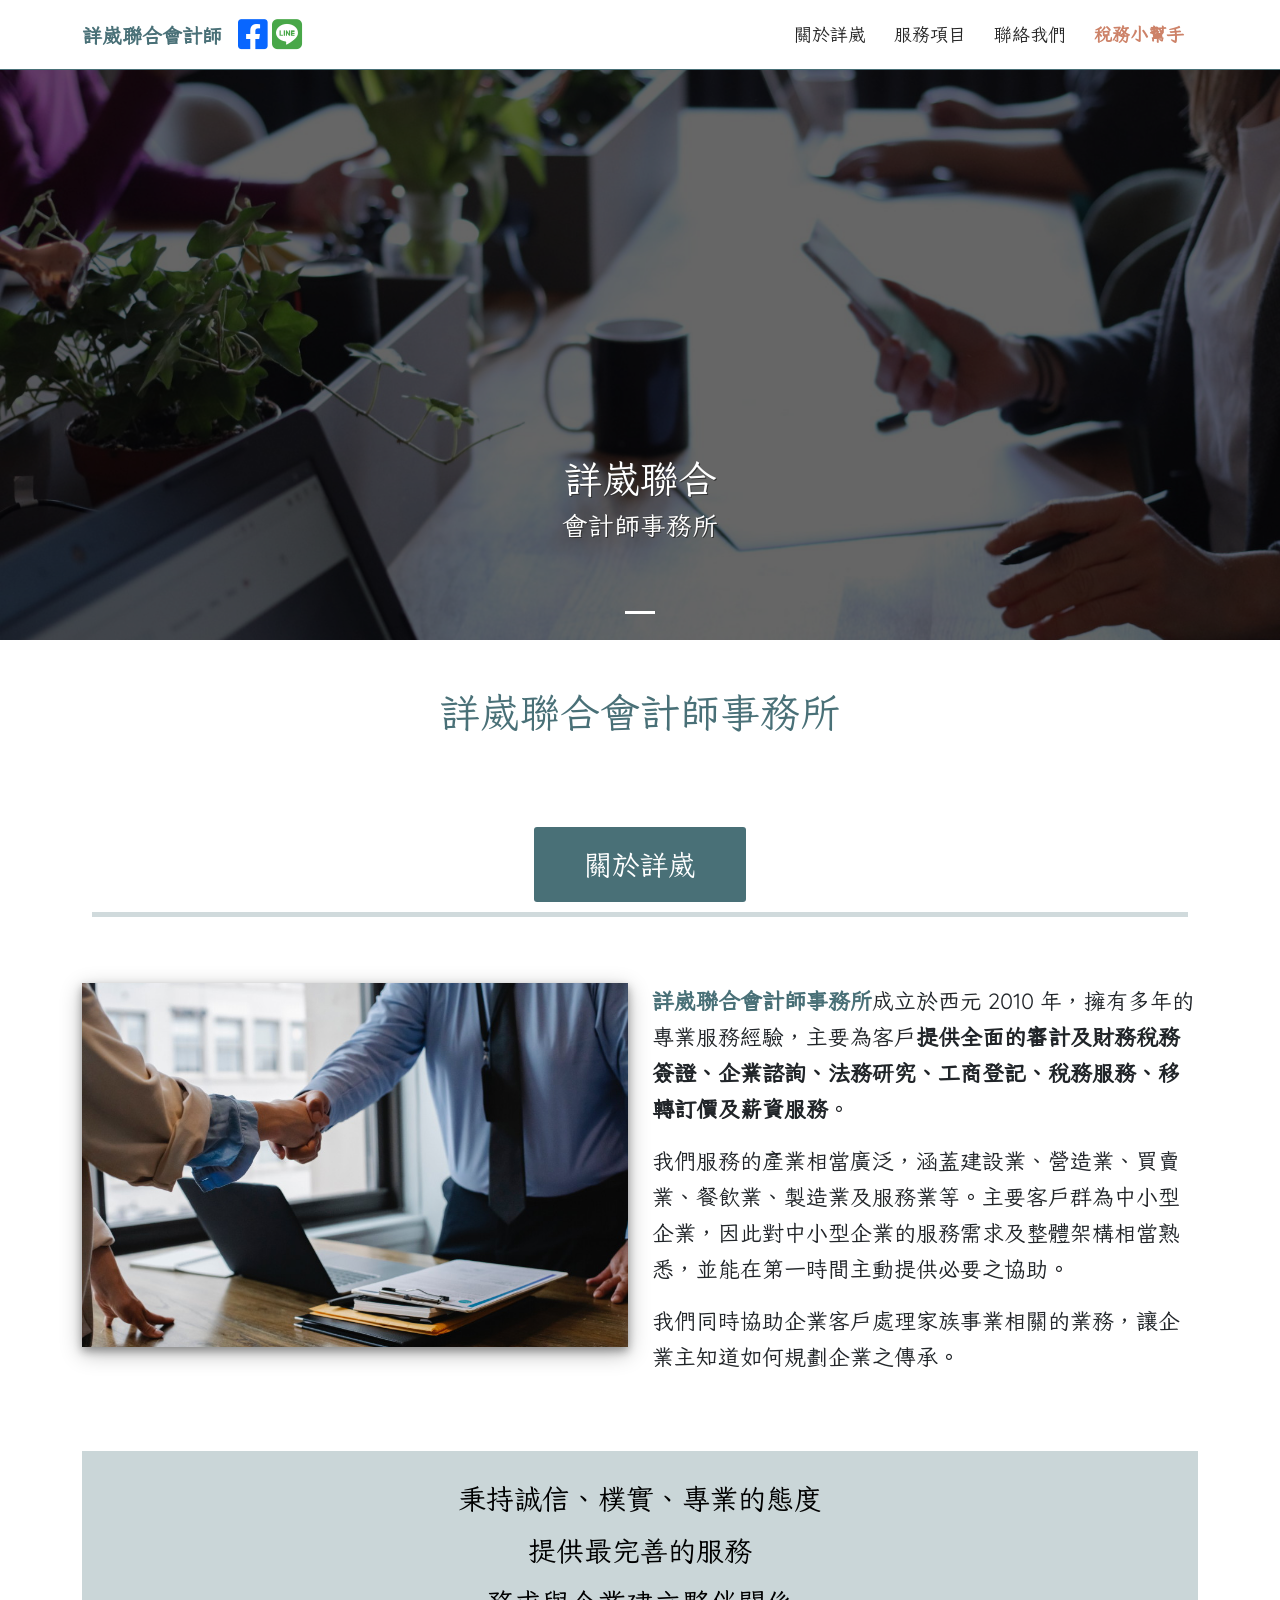
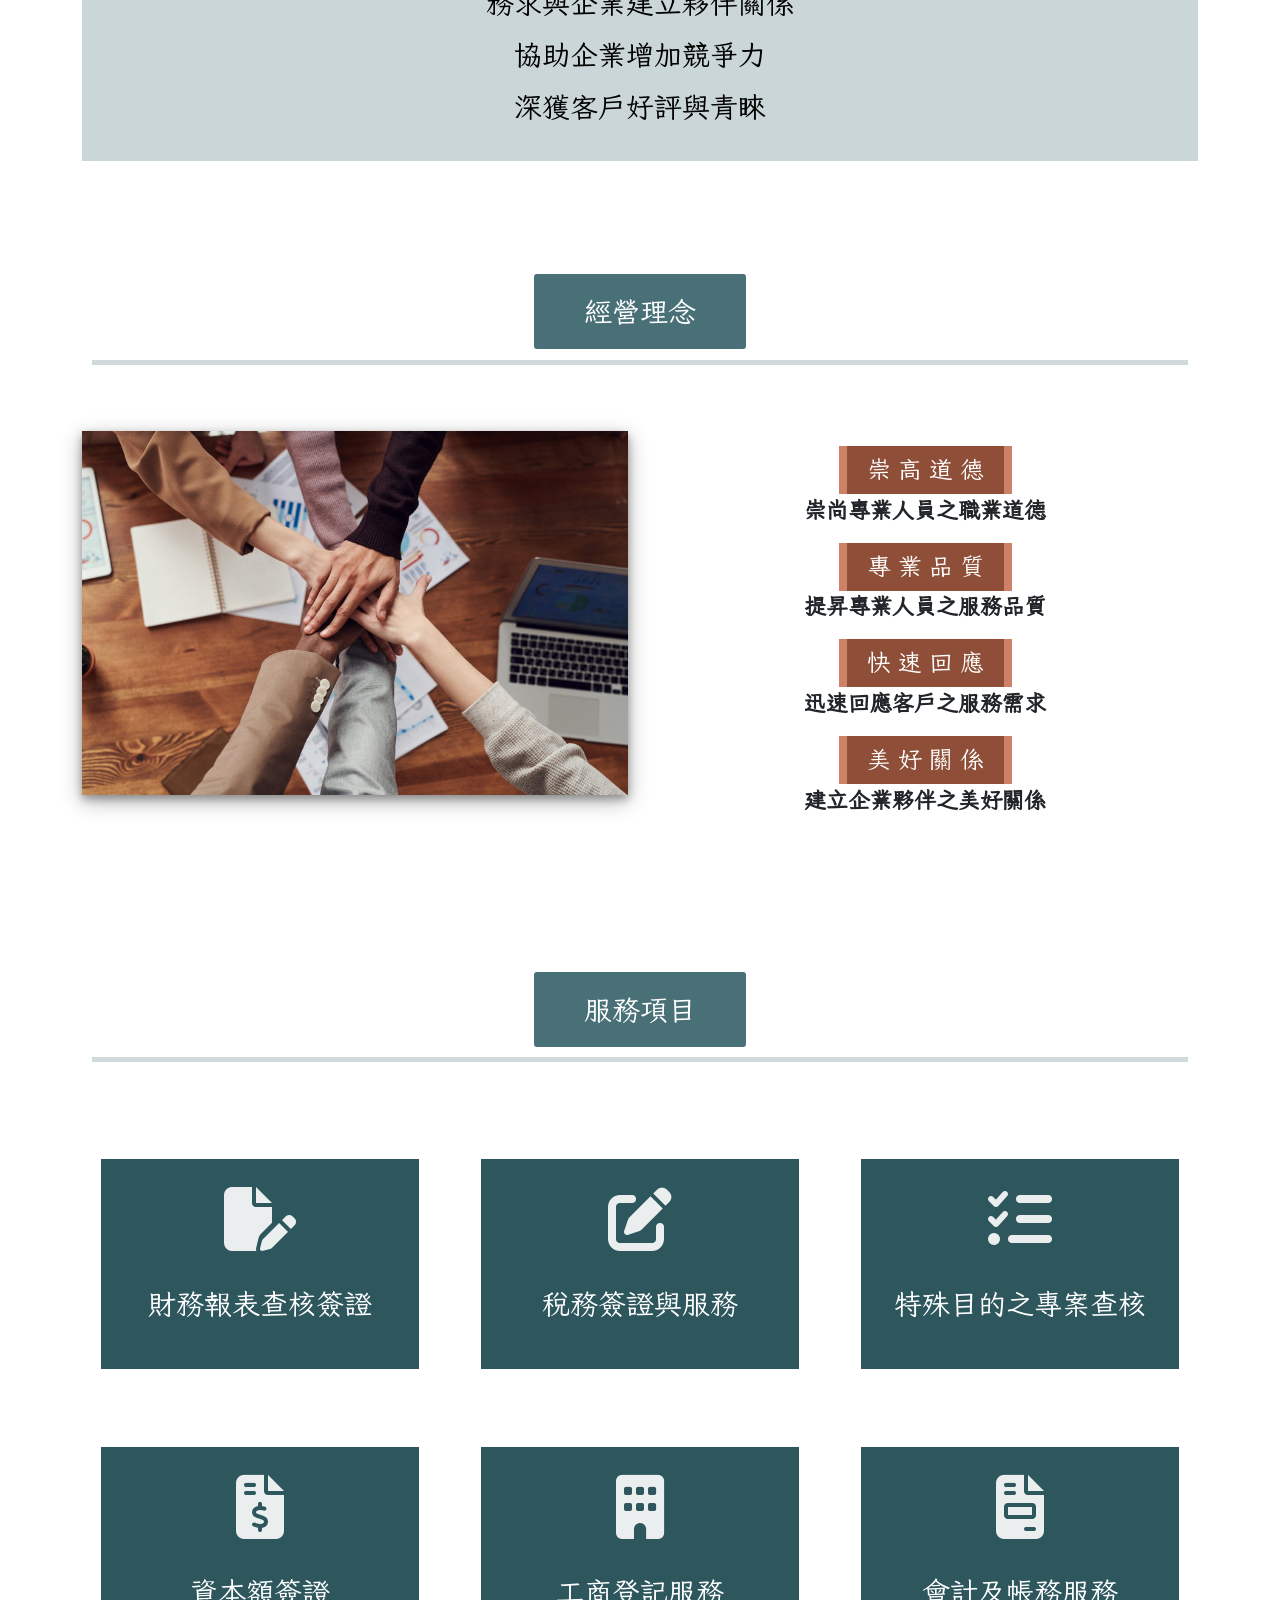
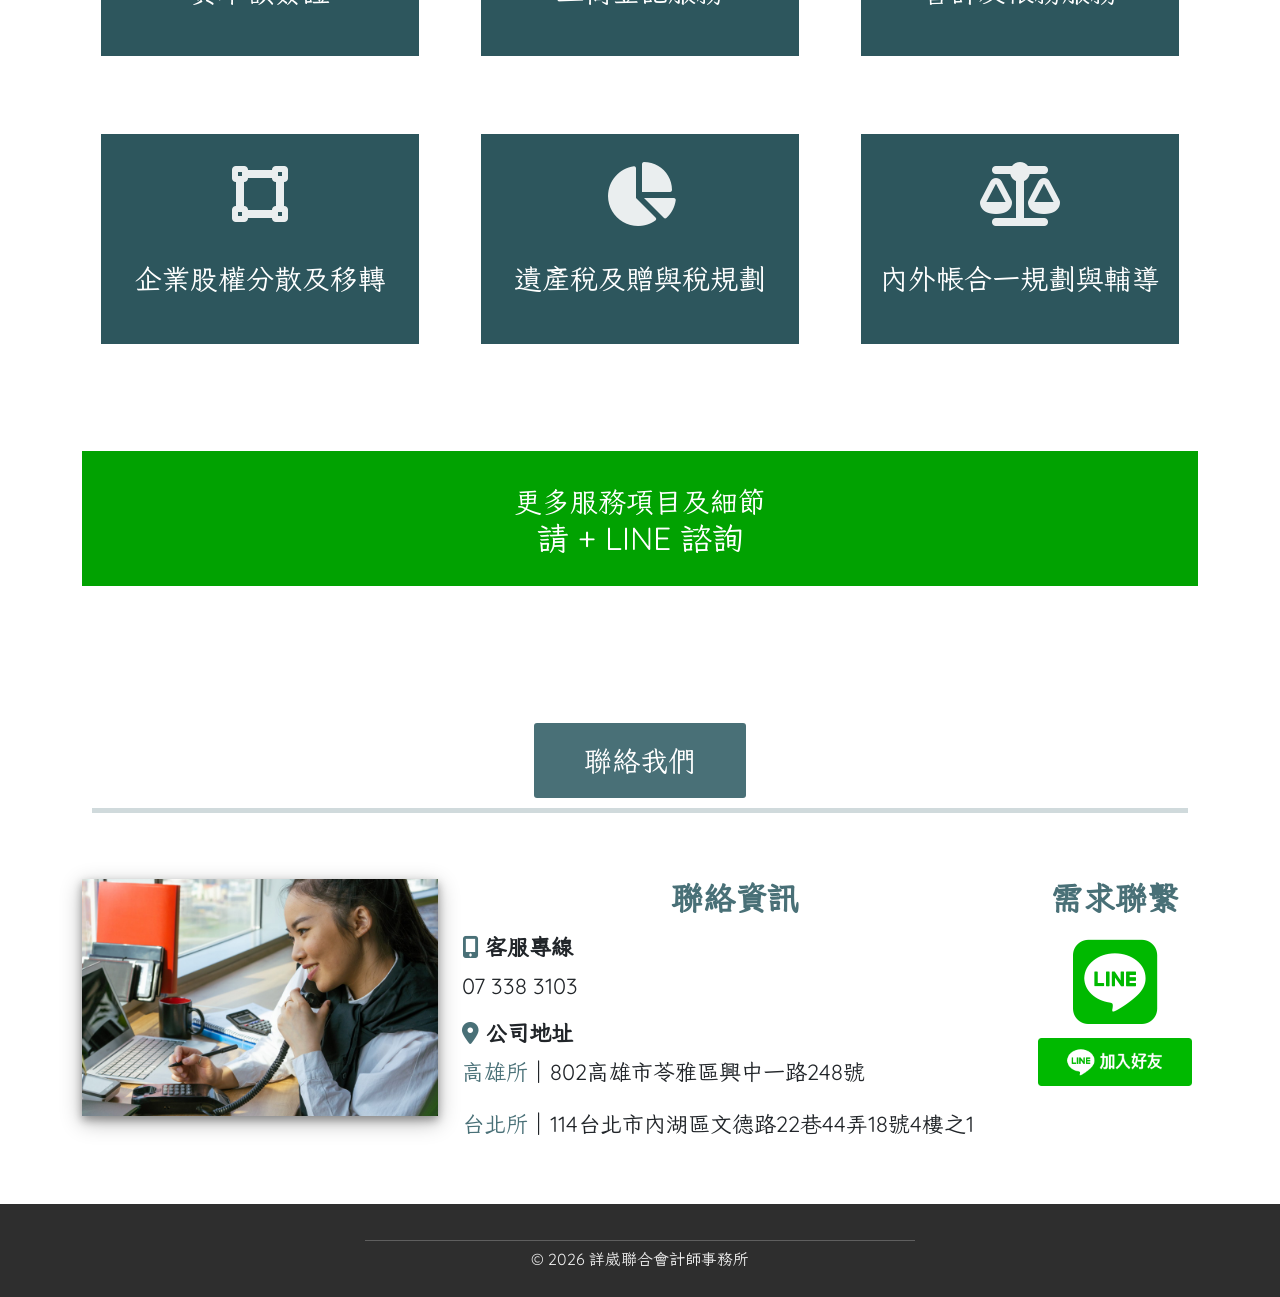
<file: index.html>
<!DOCTYPE html>
<html lang="zh-Hant-TW">
<head>
    <meta charset="utf-8">
    <meta http-equiv="X-UA-Compatible" content="IE=edge">
    <meta name="viewport" content="width=device-width, initial-scale=1, user-scalable=no, minimum-scale=1, maximum-scale=1">
    <meta name="description" content="詳崴聯合會計師事務所，高雄會計師推薦，為客戶提供全面的審計及財務稅務簽證、企業諮詢、法務研究、工商登記、稅務服務、移轉訂價、薪資服務、創業資源，服務產業涵蓋建設業、營造業、買賣業、餐飲業、製造業及服務業，服務地區涵蓋高雄、台南、屏東、台北、新北、桃園、新竹、台中。">
    <meta name="google-site-verification" content="oy10wFIv_HuDupJUhuycVlASJl5E5toEWRoRKAtnUxI" />
    <meta name="author" content="EachMobi">
    <meta property="og:site_name" content="詳崴聯合會計師事務所">
    <meta property="og:type" content="website">
    <meta property="og:title" content="詳崴聯合會計師事務所 - 高雄會計師推薦，為客戶提供全面的審計及財務稅務簽證、企業諮詢、法務研究、工商登記、稅務服務、移轉訂價、薪資服務、創業資源，服務地區涵蓋高雄、台南、屏東、台北、新北、桃園、新竹、台中">
    <meta property="og:image" content="https://shinewaycpa.com/img/emlogo.png">
    <meta property="og:url" content="https://shinewaycpa.com/">
    <meta property="og:description" content="詳崴聯合會計師事務所，高雄會計師推薦，為客戶提供全面的審計及財務稅務簽證、企業諮詢、法務研究、工商登記、稅務服務、移轉訂價、薪資服務、創業資源，服務產業涵蓋建設業、營造業、買賣業、餐飲業、製造業及服務業，服務地區涵蓋高雄、台南、屏東、台北、新北、桃園、新竹、台中。">
    <title>詳崴聯合會計師事務所 - 高雄會計師推薦，為客戶提供全面的審計及財務稅務簽證、企業諮詢、法務研究、工商登記、稅務服務、移轉訂價、薪資服務、創業資源，服務地區涵蓋高雄、台南、屏東、台北、新北、桃園、新竹、台中</title>
    <link rel="icon" type="image/x-icon" href="/favicon.png">
    <link rel="apple-touch-icon" href="/img/apple-touch-icon.png">
    <link rel="preconnect" href="https://fonts.googleapis.com">
    <link rel="preconnect" href="https://fonts.gstatic.com" crossorigin>
    <link rel='stylesheet' href='https://fonts.googleapis.com/css?family=Quicksand'>
    <link rel="stylesheet" href="https://fonts.googleapis.com/css?family=Questrial">
    <link href="https://fonts.googleapis.com/css2?family=Iansui&display=swap" rel="stylesheet">
    <link rel="stylesheet" href="/static/bootstrap.min.css">
    <link rel="stylesheet" href="/static/fontawesome.min.css">
    <link rel="stylesheet" href="/static/main.css?261020">
    <link rel="canonical" href="https://shinewaycpa.com/">
</head>
<body>
    <div id="preloader">
        <div id="status">&nbsp;</div>
    </div>
    <nav class="navbar navbar-expand-md fixed-top navbar-main">
        <div class="container">
            <a class="navbar-brand" href="/"><span>詳崴聯合會計師</span></a>
            <div>
                <a class="facebook" href="https://www.facebook.com/shinewaycpa" target="_blank" rel="noopener noreferrer"><i class="fa-brands fa-square-facebook"></i></a>
                <a class="line" href="https://lin.ee/zw3lViy" target="_blank" rel="noopener noreferrer"><i class="fa-brands fa-line"></i></a>
            </div>

            <button class="navbar-toggler" type="button" data-bs-toggle="collapse" data-bs-target="#home-menu">
                <span class="navbar-toggler-icon"></span>
            </button>
            <div class="collapse navbar-collapse" id="home-menu">
                <ul class="navbar-nav me-auto">
                </ul>
                <ul class="navbar-nav">
                    <li class="nav-item"><a class="nav-link" href="#aboutus">關於詳崴</a></li>
                    <li class="nav-item"><a class="nav-link" href="#services">服務項目</a></li>
                    <li class="nav-item"><a class="nav-link" href="#contactus">聯絡我們</a></li>
                    <li class="nav-item"><a class="nav-link nav-helper" href="/ai-tax-helper" target="_blank">稅務小幫手</a></li>
                </ul>
            </div>
        </div>
    </nav>
    
    <div id="main-carousel" class="main-carousel carousel slide" data-bs-ride="carousel">
        <div class="carousel-inner">
            <div class="carousel-indicators">
                <button type="button" data-bs-target="#main-carousel" data-bs-slide-to="0" class="active"></button>
            </div>
            <div class="carousel-item overlay active">
                <img class="first-slide" src="/img/slide1.jpg" alt="">
                <div class="container">
                    <div class="carousel-caption">
                        <h2>詳崴聯合</h2>
                        <h3>會計師事務所</h3>
                    </div>
                </div>
            </div>
        </div>
    </div>

    <div class="container">
        <h1 class="mt-5 texti-main text-center">詳崴聯合會計師事務所</h1>
        <div class="section-id" id="aboutus"></div>
        <div class="jumbotron-section">
            <h2><span>關於詳崴</span></h2>
            <hr class="section-main-hr">
        </div>
        <section class="main-section">
            <div class="row">
                <div class="col-lg-6">
                    <img src="/img/aboutus.jpg" alt="" class="img-fluid">
                </div>
                <div class="col-lg-6">
                    <p><span class="texti-main fw-bold">詳崴聯合會計師事務所</span>成立於西元 2010 年，擁有多年的專業服務經驗，主要為客戶<strong>提供全面的審計及財務稅務簽證、企業諮詢、法務研究、工商登記、稅務服務、移轉訂價及薪資服務</strong>。</p>
                    <p>我們服務的產業相當廣泛，涵蓋建設業、營造業、買賣業、餐飲業、製造業及服務業等。主要客戶群為中小型企業，因此對中小型企業的服務需求及整體架構相當熟悉，並能在第一時間主動提供必要之協助。</p>
                    <p>我們同時協助企業客戶處理家族事業相關的業務，讓企業主知道如何規劃企業之傳承。</p>
                </div>
            </div>

            <div class="jumbotron-btn jumbotron-main">
                <h2>
                    <p>秉持誠信、樸實、專業的態度</p>
                    <p>提供最完善的服務</p>
                    <p>務求與企業建立夥伴關係</p>
                    <p>協助企業增加競爭力</p>
                    <p>深獲客戶好評與青睞</p>
                </h2>
            </div>
        </section>
    </div>

    <div class="container">
        <div class="section-id" id="philosophy"></div>
        <div class="jumbotron-section">
            <h2><span>經營理念</span></h2>
            <hr class="section-main-hr">
        </div>
        <section class="main-section">
            <div class="row">
                <div class="col-lg-6">
                    <img src="/img/philosophy.jpg" alt="" class="img-fluid">
                </div>
                <div class="col-lg-6 text-center">
                    <h3 class="mt-4"><span class="badge-main"> 崇 高 道 德 </span></h3>
                    <p class="fw-bold">崇尚專業人員之職業道德</p>
                    <h3 class="mt-4"><span class="badge-main"> 專 業 品 質 </span></h3>
                    <p class="fw-bold">提昇專業人員之服務品質</p>
                    <h3 class="mt-4"><span class="badge-main"> 快 速 回 應 </span></h3>
                    <p class="fw-bold">迅速回應客戶之服務需求</p>
                    <h3 class="mt-4"><span class="badge-main"> 美 好 關 係 </span></h3>
                    <p class="fw-bold">建立企業夥伴之美好關係</p>
                </div>
            </div>
        </section>
        <br>
    </div>

    <div class="container">
        <div class="section-id" id="services"></div>
        <div class="jumbotron-section">
            <h2><span>服務項目</span></h2>
            <hr class="section-main-hr">
        </div>
        <section class="main-section">
            <div class="row text-center">
                <div class="col-lg-12">
                    <div class="row">
                        <div class="col-lg-4 card card-plan mb-3">
                            <div class="bg-service">
                                <div class="mt-2 card-header-icon"><i class="fa-solid fa-file-pen fa-4x"></i></div>
                                <div class="card-body">
                                    <h3 class="card-title text-white">財務報表查核簽證</h3>
                                    <br>
                                </div>
                            </div>
                        </div>
                        <div class="col-lg-4 card card-plan mb-3">
                            <div class="bg-service">
                                <div class="mt-2 card-header-icon"><i class="fa-solid fa-pen-to-square fa-4x"></i></div>
                                <div class="card-body">
                                    <h3 class="card-title text-white">稅務簽證與服務</h3>
                                    <br>
                                </div>
                            </div>
                        </div>
                        <div class="col-lg-4 card card-plan mb-3">
                            <div class="bg-service">
                                <div class="mt-2 card-header-icon"><i class="fa-solid fa-list-check fa-4x"></i></div>
                                <div class="card-body">
                                    <h3 class="card-title text-white">特殊目的之專案查核</h3>
                                    <br>
                                </div>
                            </div>
                        </div>
                        <div class="col-lg-4 card card-plan mb-3">
                            <div class="bg-service">
                                <div class="mt-2 card-header-icon"><i class="fa-solid fa-file-invoice-dollar fa-4x"></i></div>
                                <div class="card-body">
                                    <h3 class="card-title text-white">資本額簽證</h3>
                                    <br>
                                </div>
                            </div>
                        </div>
                        <div class="col-lg-4 card card-plan mb-3">
                            <div class="bg-service">
                                <div class="mt-2 card-header-icon"><i class="fa-solid fa-building fa-4x"></i></div>
                                <div class="card-body">
                                    <h3 class="card-title text-white">工商登記服務</h3>
                                    <br>
                                </div>
                            </div>
                        </div>
                        <div class="col-lg-4 card card-plan mb-3">
                            <div class="bg-service">
                                <div class="mt-2 card-header-icon"><i class="fa-solid fa-file-invoice fa-4x"></i></div>
                                <div class="card-body">
                                    <h3 class="card-title text-white">會計及帳務服務</h3>
                                    <br>
                                </div>
                            </div>
                        </div>
                        <div class="col-lg-4 card card-plan mb-3">
                            <div class="bg-service">
                                <div class="mt-2 card-header-icon"><i class="fa-solid fa-vector-square fa-4x"></i></div>
                                <div class="card-body">
                                    <h3 class="card-title text-white">企業股權分散及移轉</h3>
                                    <br>
                                </div>
                            </div>
                        </div>
                        <div class="col-lg-4 card card-plan mb-3">
                            <div class="bg-service">
                                <div class="mt-2 card-header-icon"><i class="fa-solid fa-chart-pie fa-4x"></i></div>
                                <div class="card-body">
                                    <h3 class="card-title text-white">遺產稅及贈與稅規劃</h3>
                                    <br>
                                </div>
                            </div>
                        </div>
                        <div class="col-lg-4 card card-plan mb-3">
                            <div class="bg-service">
                                <div class="mt-2 card-header-icon"><i class="fa-solid fa-scale-balanced fa-4x"></i></div>
                                <div class="card-body">
                                    <h3 class="card-title text-white">內外帳合一規劃與輔導</h3>
                                    <br>
                                </div>
                            </div>
                        </div>
                    </div>
                </div>
            </div>

            <a href="https://lin.ee/zw3lViy" target="_blank" rel="noopener noreferrer">
                <div class="jumbotron-btn jumbotron-lineme">
                    <h2><small>更多服務項目及細節</small><br>請 + LINE 諮詢</h2>
                </div>
            </a>
        </section>
        <br>
    </div>

    <div class="container">
        <div class="section-id" id="contactus"></div>
        <div class="jumbotron-section">
            <h2><span>聯絡我們</span></h2>
            <hr class="section-main-hr">
        </div>
        <section class="main-section">
            <div class="row">
                <div class="col-lg-4">
                    <img src="/img/contactus.jpg" alt="" class="img-fluid">
                </div>
                <div class="col-lg-6 mb-3">
                    <h2 class="texti-main text-center fw-bold mb-3">聯絡資訊</h2>
                    <h4><i class="fa-solid fa-mobile-screen-button texti-main"></i> <span class="fw-bold">客服專線</span></h4>
                    <p><a href="tel:+886-7-3383103" class="text-dark">07 338 3103</a></p>
                    <h4 class="mt-2"><i class="fa-solid fa-location-dot texti-main"></i> <span class="fw-bold">公司地址</span><br></h4>
                    <p><span class="texti-main">高雄所</span>｜802高雄市苓雅區興中一路248號</p>
                    <p><span class="texti-main">台北所</span>｜114台北市內湖區文德路22巷44弄18號4樓之1</p>
                </div>
                <div class="col-lg-2 text-center mb-3">
                    <h2 class="texti-main fw-bold mb-3">需求聯繫</h2>
                    <h3 class="plan0"><i class="fa-brands fa-line fa-4x"></i></h3>
                    <a href="https://lin.ee/zw3lViy"><img src="/img/LINE-zh-Hant.png" alt="加入好友" height="48" border="0"></a>
                </div>
        </section>
    </div>

    <footer>
        <div class="container">
            <div class="copy-right pt-3">
                <hr>
                <p>&copy; 2026 詳崴聯合會計師事務所</p>
            </div>
        </div>
    </footer>
    <script src="/static/jquery.min.js"></script>
    <script src="/static/bootstrap.bundle.min.js"></script>
    <script src="/static/jquery.touchSwipe.min.js"></script>
    <script src="/static/qrcode.min.js"></script>
    <script src="/static/main.js?261020"></script>
</body>
</html>
</file>
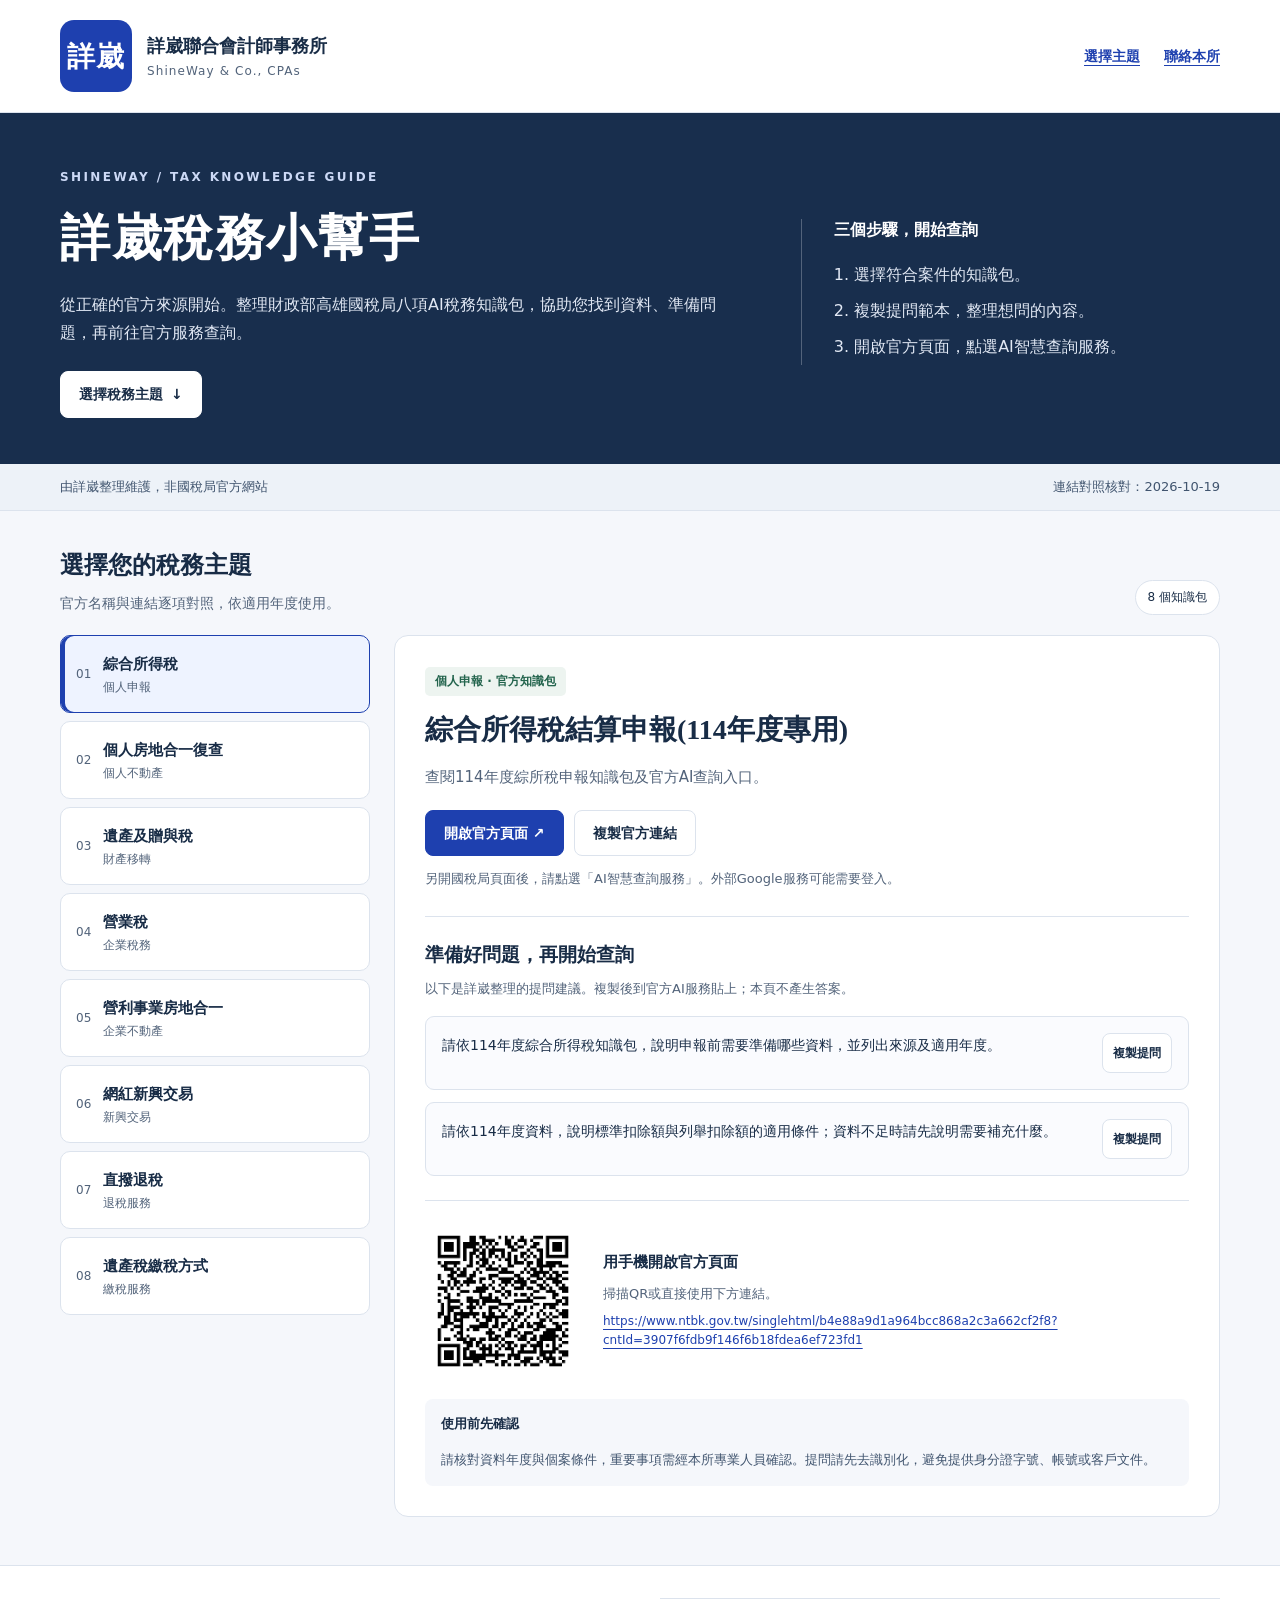
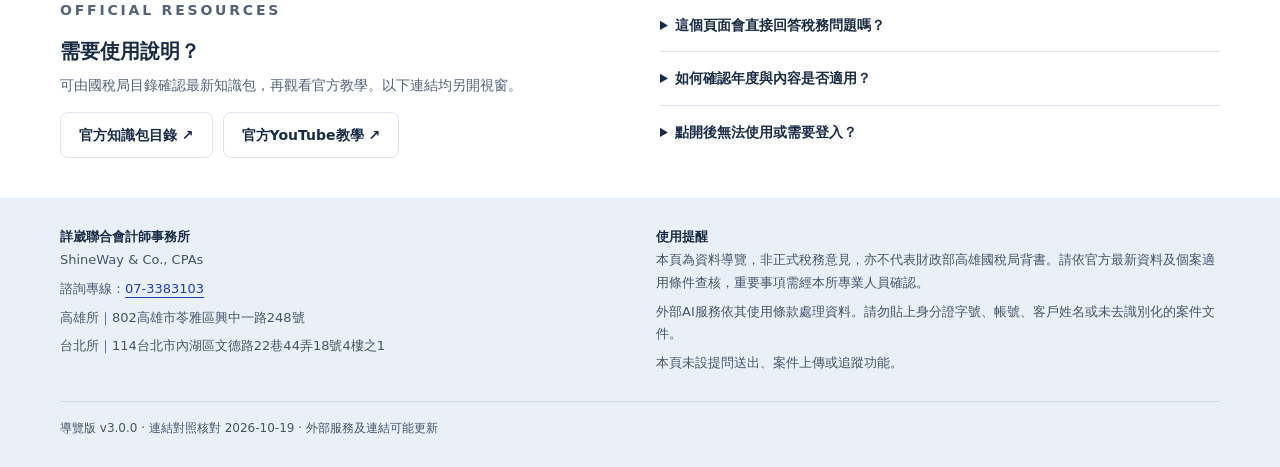
<file: ai-tax-helper/index.html>
<!doctype html>
<html lang="zh-Hant" class="no-js">
<head>
  <meta charset="utf-8">
  <meta name="viewport" content="width=device-width,initial-scale=1">
  <meta name="description" content="詳崴聯合會計師事務所整理高雄國稅局八項AI稅務知識包，提供官方入口、提問範本及QR Code。">
  <meta name="referrer" content="strict-origin-when-cross-origin">
  <title>詳崴稅務小幫手｜官方知識包導覽</title>
  <style>:root{--ink:#182c46;--blue:#1e40af;--muted:#52637a;--line:#dce3ed;--paper:#f5f7fb;--green:#23644d;--serif:"Noto Serif TC","PMingLiU",serif;--sans:"Microsoft JhengHei","PingFang TC",system-ui,sans-serif}
*{box-sizing:border-box}html{scroll-behavior:smooth;scroll-padding-top:24px}body{margin:0;background:var(--paper);color:var(--ink);font:16px/1.75 var(--sans)}a{color:var(--blue);text-underline-offset:4px}button,input{font:inherit}button,a{-webkit-tap-highlight-color:transparent}button{cursor:pointer}button:disabled{cursor:default}a:focus-visible,button:focus-visible,summary:focus-visible,textarea:focus-visible{outline:3px solid #ca7900;outline-offset:4px}h1,h2,h3,p{margin-top:0}h1,h2,h3{line-height:1.4}h1{font-family:var(--serif);font-size:clamp(30px,4.5vw,50px);font-weight:700;letter-spacing:.03em;margin-bottom:18px}h2{font-size:24px;margin-bottom:8px}h3{font-size:19px;margin-bottom:10px}img{display:block;max-width:100%}[hidden]{display:none!important}.wrap{width:min(1160px,calc(100% - 48px));margin:auto}.skip{position:absolute;top:-100px;left:20px;background:white;padding:12px;z-index:5}.skip:focus{top:10px}.site-header{background:white;border-bottom:1px solid var(--line)}.header-inner{display:flex;gap:20px;align-items:center;justify-content:space-between;padding:20px 0}.identity{display:flex;align-items:center;gap:15px;color:var(--ink);text-decoration:none}.logo{display:flex;align-items:center;justify-content:center;background:var(--blue);color:white;width:72px;height:72px;flex-shrink:0;border-radius:14px;font-size:28px;font-weight:800;letter-spacing:1px}.firm-name{font-size:18px;font-weight:700;display:block}.en{font-size:12px;color:var(--muted);letter-spacing:.09em;display:block}.header-nav{display:flex;gap:24px;align-items:center;font-size:14px;font-weight:700}.hero{background:#182e4d;color:white;padding:54px 0 46px}.hero-grid{display:grid;grid-template-columns:1.65fr 1fr;gap:50px;align-items:center}.eyebrow{font-size:12px;letter-spacing:.2em;font-weight:700;color:#ccd9f6;margin-bottom:15px}.hero-intro{max-width:660px;color:#e1e8f4;font-size:16px;margin-bottom:24px}.hero-steps{border-left:1px solid #53637b;padding-left:32px;color:#e1e8f4}.hero-steps h2{font-size:16px;color:#fff;margin-bottom:16px}.hero-steps ol{padding-left:20px;margin:0}.hero-steps li{padding:4px 0}.hero .button{background:white;border-color:white;color:var(--ink)}.button{display:inline-flex;align-items:center;justify-content:center;gap:8px;min-height:46px;padding:10px 18px;border:1px solid var(--line);border-radius:8px;background:white;color:var(--ink);text-decoration:none;font-size:14px;font-weight:700;text-align:center}.button:hover{border-color:var(--blue);background:#f0f4ff}.button.primary{background:var(--blue);border-color:var(--blue);color:#fff}.button.primary:hover{background:#173184}.button.text{background:transparent}.meta-strip{background:#edf2f8;border-bottom:1px solid var(--line);font-size:13px;color:#41556f;padding:12px 0}.meta-strip .wrap{display:flex;justify-content:space-between;gap:12px;flex-wrap:wrap}.workspace{padding:38px 0 48px}.section-heading{display:flex;justify-content:space-between;gap:24px;align-items:end;margin-bottom:20px}.section-heading p{margin:0;font-size:14px;color:var(--muted)}.count{font-size:12px;background:white;border:1px solid var(--line);padding:6px 12px;border-radius:20px;white-space:nowrap}.layout{display:grid;grid-template-columns:310px minmax(0,1fr);gap:24px;align-items:start}.topic-nav{display:grid;gap:8px}.topic-link{display:flex;align-items:center;gap:12px;padding:14px 15px;border:1px solid var(--line);border-radius:10px;color:var(--ink);background:white;text-decoration:none;min-height:78px}.topic-link:hover{border-color:#8b9fc2}.topic-link[aria-current=true]{border-color:var(--blue);box-shadow:inset 4px 0 var(--blue);background:#eef3ff}.topic-no{font-size:12px;color:var(--muted);font-variant-numeric:tabular-nums}.topic-name{font-weight:700;display:block;font-size:15px}.topic-category{font-size:12px;color:var(--muted);display:block}.topic-panel{background:white;border:1px solid var(--line);border-radius:14px;padding:30px;scroll-margin-top:24px;min-width:0}.badge{display:inline-block;font-size:12px;font-weight:700;background:#edf4f0;color:var(--green);padding:4px 10px;border-radius:5px;margin-bottom:14px}.official-title{font-size:clamp(21px,2.7vw,28px);font-family:var(--serif);margin:0 0 14px;overflow-wrap:anywhere}.description{color:var(--muted);margin-bottom:20px;font-size:15px}.panel-actions{display:flex;gap:10px;flex-wrap:wrap}.opening-note{font-size:13px;color:var(--muted);margin:12px 0 0}.prompt-box{margin:25px 0 0;border-top:1px solid var(--line);padding-top:24px}.small{font-size:13px;color:var(--muted)}.prompt-list{display:grid;gap:12px;margin-top:16px}.prompt{border:1px solid var(--line);border-radius:9px;padding:16px;background:#fafbfe;display:flex;gap:16px;align-items:start}.prompt p{font-size:14px;margin:0;flex:1}.prompt button{font-size:12px;white-space:nowrap;padding:7px 10px;min-height:40px}.qr-area{display:grid;grid-template-columns:156px minmax(0,1fr);gap:22px;align-items:center;border-top:1px solid var(--line);margin-top:24px;padding-top:22px}.qr-area img{width:156px;height:156px;background:white}.qr-area h3{font-size:15px}.qr-area a{overflow-wrap:anywhere;font-size:12px;display:block;line-height:1.6}.qr-area p{margin-bottom:6px}.guidance{background:#f5f7fb;border-radius:8px;padding:14px 16px;margin-top:20px;font-size:13px;color:#41556f}.guidance p:last-child{margin:0}.guidance strong{color:var(--ink)}.status{position:fixed;bottom:24px;left:50%;transform:translateX(-50%);max-width:calc(100vw - 32px);padding:10px 18px;border-radius:8px;background:var(--ink);color:white;z-index:10;box-shadow:0 4px 20px #152c4329;font-size:14px}.status:empty{display:none}.manual-copy{margin:20px 0 0;border:1px solid #bdcbed;border-radius:8px;padding:16px;background:#f2f5ff}.manual-copy label{font-size:14px;font-weight:700}.manual-copy textarea{width:100%;min-height:140px;padding:10px;margin:8px 0;font:14px/1.6 var(--sans);resize:vertical}.manual-copy p{font-size:13px;margin-bottom:8px}.support{border-top:1px solid var(--line);padding:32px 0 40px;background:white}.support-grid{display:grid;grid-template-columns:1fr 1fr;gap:40px}.support p{font-size:14px;color:var(--muted)}.support h2{font-size:20px}.support details{border-top:1px solid var(--line);padding:14px 0}.support summary{font-size:14px;font-weight:700;cursor:pointer}.support details p{margin:10px 0 0}.site-footer{background:#eaf0f7;padding:28px 0;color:#40556e;font-size:13px}.footer-grid{display:grid;grid-template-columns:1fr 1fr;gap:32px}.site-footer strong{color:var(--ink)}.site-footer p{margin-bottom:6px}.version{border-top:1px solid #d1dce9;margin-top:20px;padding-top:16px;font-size:12px}.noscript{background:#fff8e8;padding:16px}.no-js .topic-panel{margin-bottom:20px}.no-js .topic-link{min-height:60px}
@media(max-width:900px){.hero-grid{gap:28px;grid-template-columns:1.5fr 1fr}.layout{grid-template-columns:260px minmax(0,1fr)}.topic-panel{padding:24px}.prompt{display:block}.prompt button{margin-top:12px}.qr-area{grid-template-columns:140px minmax(0,1fr);gap:14px}.qr-area img{width:140px;height:140px}}
@media(max-width:680px){.wrap{width:calc(100% - 32px)}.header-inner{padding:16px 0;align-items:start}.logo{width:60px;height:60px;font-size:25px}.identity{gap:10px}.firm-name{font-size:14px}.en{font-size:10px;letter-spacing:.02em}.header-nav{gap:8px;flex-direction:column;align-items:end;font-size:12px}.header-nav a:first-child{display:none}.hero{padding:34px 0}.hero-grid{grid-template-columns:1fr;gap:26px}.hero-intro{font-size:15px}.hero-steps{border-left:0;border-top:1px solid #53637b;padding:20px 0 0;font-size:14px}.hero-steps h2{margin-bottom:8px}.hero-steps li{padding:2px 0}.workspace{padding-top:28px}.section-heading{gap:12px;align-items:start}.section-heading h2{font-size:22px}.section-heading p{font-size:13px}.count{padding:4px 10px}.layout{grid-template-columns:1fr;gap:20px}.topic-nav{grid-template-columns:1fr 1fr;gap:8px}.topic-link{padding:11px 10px;gap:7px;min-height:82px}.topic-name{font-size:13px}.topic-category{font-size:11px}.topic-no{font-size:10px}.topic-panel{padding:22px 18px}.panel-actions .button{flex:1}.qr-area{grid-template-columns:132px minmax(0,1fr);gap:12px}.qr-area img{width:132px;height:132px}.prompt{padding:14px}.support-grid,.footer-grid{grid-template-columns:1fr;gap:24px}.meta-strip{font-size:12px}.badge{font-size:11px}.official-title{font-size:23px}}
@media(prefers-reduced-motion:reduce){html{scroll-behavior:auto}}
@media print{.site-header,.hero-steps,.topic-nav,.panel-actions,.prompt button,.status,.manual-copy{display:none!important}.hero{background:white;color:var(--ink);padding:20px 0}.hero-intro,.eyebrow{color:var(--ink)}.hero .button{display:none}.layout{display:block}.topic-panel{display:block!important;break-inside:avoid;margin-bottom:20px}.support-grid,.footer-grid{display:block}.wrap{width:100%}body{font-size:12px;background:white}.workspace{padding:16px 0}.qr-area{grid-template-columns:120px 1fr}.qr-area img{width:120px;height:120px}.support,.site-footer{background:white}}

.no-js [data-copy-prompt],.no-js [data-copy-url]{display:none}</style>
</head>
<body>
<a class="skip" href="#main">跳到主要內容</a>
<header class="site-header"><div class="wrap header-inner">
  <a class="identity" href="https://shinewaycpa.com/" target="_blank" rel="noopener noreferrer" aria-label="詳崴聯合會計師事務所官網（另開視窗）">
    <span class="logo" aria-hidden="true">詳崴</span><span><span class="firm-name">詳崴聯合會計師事務所</span><span class="en">ShineWay &amp; Co., CPAs</span></span>
  </a>
  <nav class="header-nav" aria-label="主要導覽"><a href="#topics">選擇主題</a><a href="tel:07-3383103">聯絡本所</a></nav>
</div></header>
<main id="main">
  <section class="hero" aria-labelledby="page-title"><div class="wrap hero-grid">
    <div><p class="eyebrow">SHINEWAY / TAX KNOWLEDGE GUIDE</p><h1 id="page-title">詳崴稅務小幫手</h1>
    <p class="hero-intro">從正確的官方來源開始。整理財政部高雄國稅局八項AI稅務知識包，協助您找到資料、準備問題，再前往官方服務查詢。</p>
    <a class="button" href="#topics">選擇稅務主題 <span aria-hidden="true">↓</span></a></div>
    <div class="hero-steps"><h2>三個步驟，開始查詢</h2><ol><li>選擇符合案件的知識包。</li><li>複製提問範本，整理想問的內容。</li><li>開啟官方頁面，點選AI智慧查詢服務。</li></ol></div>
  </div></section>
  <div class="meta-strip"><div class="wrap"><span>由詳崴整理維護，非國稅局官方網站</span><span>連結對照核對：2026-10-19</span></div></div>
  <section class="workspace wrap" id="topics" aria-labelledby="topics-title">
    <div class="section-heading"><div><h2 id="topics-title">選擇您的稅務主題</h2><p>官方名稱與連結逐項對照，依適用年度使用。</p></div><span class="count">8 個知識包</span></div>
    <noscript><p class="noscript">您的瀏覽器未啟用JavaScript。所有官方入口仍列於下方，您可以直接開啟。</p></noscript>
    <div class="layout"><nav class="topic-nav" aria-label="八個官方知識包"><a class="topic-link" href="#pack-3907f6fdb9f146f6b18fdea6ef723fd1"><span class="topic-no">01</span><span><span class="topic-name">綜合所得稅</span><span class="topic-category">個人申報</span></span></a>
<a class="topic-link" href="#pack-9b711fa901714c6d90eb63f83a610137"><span class="topic-no">02</span><span><span class="topic-name">個人房地合一復查</span><span class="topic-category">個人不動產</span></span></a>
<a class="topic-link" href="#pack-dec5e2f6c2ee4c52a54fd5c8e7fe9183"><span class="topic-no">03</span><span><span class="topic-name">遺產及贈與稅</span><span class="topic-category">財產移轉</span></span></a>
<a class="topic-link" href="#pack-b9b1615cb6fc42acac062090bbf6e973"><span class="topic-no">04</span><span><span class="topic-name">營業稅</span><span class="topic-category">企業稅務</span></span></a>
<a class="topic-link" href="#pack-a4d047fccf2040919587f257062fee09"><span class="topic-no">05</span><span><span class="topic-name">營利事業房地合一</span><span class="topic-category">企業不動產</span></span></a>
<a class="topic-link" href="#pack-641a9063a32145b3a3be8710b41678cc"><span class="topic-no">06</span><span><span class="topic-name">網紅新興交易</span><span class="topic-category">新興交易</span></span></a>
<a class="topic-link" href="#pack-e02bdf5c4d9f46a7b2f3ea8f049c0361"><span class="topic-no">07</span><span><span class="topic-name">直撥退稅</span><span class="topic-category">退稅服務</span></span></a>
<a class="topic-link" href="#pack-ec7e8a8e15864d36973cb4e9c22ee855"><span class="topic-no">08</span><span><span class="topic-name">遺產稅繳稅方式</span><span class="topic-category">繳稅服務</span></span></a></nav><div><article class="topic-panel" id="pack-3907f6fdb9f146f6b18fdea6ef723fd1" aria-labelledby="title-1" data-cnt-id="3907f6fdb9f146f6b18fdea6ef723fd1">
<span class="badge">個人申報 · 官方知識包</span>
<h3 class="official-title" id="title-1" tabindex="-1">綜合所得稅結算申報(114年度專用)</h3>
<p class="description">查閱114年度綜所稅申報知識包及官方AI查詢入口。</p>
<div class="panel-actions"><a class="button primary" data-official-url href="https://www.ntbk.gov.tw/singlehtml/b4e88a9d1a964bcc868a2c3a662cf2f8?cntId=3907f6fdb9f146f6b18fdea6ef723fd1" target="_blank" rel="noopener noreferrer">開啟官方頁面 ↗</a><button class="button" type="button" data-copy-url>複製官方連結</button></div>
<p class="opening-note">另開國稅局頁面後，請點選「AI智慧查詢服務」。外部Google服務可能需要登入。</p>
<section class="prompt-box" aria-labelledby="prompts-1"><h3 id="prompts-1">準備好問題，再開始查詢</h3><p class="small">以下是詳崴整理的提問建議。複製後到官方AI服務貼上；本頁不產生答案。</p><div class="prompt-list"><div class="prompt"><p>請依114年度綜合所得稅知識包，說明申報前需要準備哪些資料，並列出來源及適用年度。</p><button class="button" type="button" data-copy-prompt aria-label="複製綜合所得稅提問範本1">複製提問</button></div><div class="prompt"><p>請依114年度資料，說明標準扣除額與列舉扣除額的適用條件；資料不足時請先說明需要補充什麼。</p><button class="button" type="button" data-copy-prompt aria-label="複製綜合所得稅提問範本2">複製提問</button></div></div></section>
<div class="qr-area"><img src="[data-uri]" alt="綜合所得稅結算申報(114年度專用)官方頁面QR Code" width="156" height="156"><div><h3>用手機開啟官方頁面</h3><p class="small">掃描QR或直接使用下方連結。</p><a href="https://www.ntbk.gov.tw/singlehtml/b4e88a9d1a964bcc868a2c3a662cf2f8?cntId=3907f6fdb9f146f6b18fdea6ef723fd1" target="_blank" rel="noopener noreferrer">https://www.ntbk.gov.tw/singlehtml/b4e88a9d1a964bcc868a2c3a662cf2f8?cntId=3907f6fdb9f146f6b18fdea6ef723fd1</a></div></div>
<div class="guidance"><p><strong>使用前先確認</strong></p><p>請核對資料年度與個案條件，重要事項需經本所專業人員確認。提問請先去識別化，避免提供身分證字號、帳號或客戶文件。</p></div>
</article>
<article class="topic-panel" id="pack-9b711fa901714c6d90eb63f83a610137" aria-labelledby="title-2" data-cnt-id="9b711fa901714c6d90eb63f83a610137">
<span class="badge">個人不動產 · 官方知識包</span>
<h3 class="official-title" id="title-2" tabindex="-1">個人房地合一稅2.0生成復查申請理由</h3>
<p class="description">前往官方個人房地合一稅2.0復查理由工具及使用說明。</p>
<div class="panel-actions"><a class="button primary" data-official-url href="https://www.ntbk.gov.tw/singlehtml/b4e88a9d1a964bcc868a2c3a662cf2f8?cntId=9b711fa901714c6d90eb63f83a610137" target="_blank" rel="noopener noreferrer">開啟官方頁面 ↗</a><button class="button" type="button" data-copy-url>複製官方連結</button></div>
<p class="opening-note">另開國稅局頁面後，請點選「AI智慧查詢服務」。外部Google服務可能需要登入。</p>
<section class="prompt-box" aria-labelledby="prompts-2"><h3 id="prompts-2">準備好問題，再開始查詢</h3><p class="small">以下是詳崴整理的提問建議。複製後到官方AI服務貼上；本頁不產生答案。</p><div class="prompt-list"><div class="prompt"><p>請依知識包說明，個人房地合一稅2.0復查理由的整理，需要哪些事實與證據？請列出來源。</p><button class="button" type="button" data-copy-prompt aria-label="複製個人房地合一復查提問範本1">複製提問</button></div><div class="prompt"><p>請說明使用本知識包整理復查申請理由前，需要確認的適用條件與程序；不確定處請標示。</p><button class="button" type="button" data-copy-prompt aria-label="複製個人房地合一復查提問範本2">複製提問</button></div></div></section>
<div class="qr-area"><img src="[data-uri]" alt="個人房地合一稅2.0生成復查申請理由官方頁面QR Code" width="156" height="156"><div><h3>用手機開啟官方頁面</h3><p class="small">掃描QR或直接使用下方連結。</p><a href="https://www.ntbk.gov.tw/singlehtml/b4e88a9d1a964bcc868a2c3a662cf2f8?cntId=9b711fa901714c6d90eb63f83a610137" target="_blank" rel="noopener noreferrer">https://www.ntbk.gov.tw/singlehtml/b4e88a9d1a964bcc868a2c3a662cf2f8?cntId=9b711fa901714c6d90eb63f83a610137</a></div></div>
<div class="guidance"><p><strong>使用前先確認</strong></p><p>請核對資料年度與個案條件，重要事項需經本所專業人員確認。提問請先去識別化，避免提供身分證字號、帳號或客戶文件。</p></div>
</article>
<article class="topic-panel" id="pack-dec5e2f6c2ee4c52a54fd5c8e7fe9183" aria-labelledby="title-3" data-cnt-id="dec5e2f6c2ee4c52a54fd5c8e7fe9183">
<span class="badge">財產移轉 · 官方知識包</span>
<h3 class="official-title" id="title-3" tabindex="-1">您的身邊事-遺產及贈與稅</h3>
<p class="description">查閱遺產及贈與稅的官方知識包與AI查詢服務。</p>
<div class="panel-actions"><a class="button primary" data-official-url href="https://www.ntbk.gov.tw/singlehtml/b4e88a9d1a964bcc868a2c3a662cf2f8?cntId=dec5e2f6c2ee4c52a54fd5c8e7fe9183" target="_blank" rel="noopener noreferrer">開啟官方頁面 ↗</a><button class="button" type="button" data-copy-url>複製官方連結</button></div>
<p class="opening-note">另開國稅局頁面後，請點選「AI智慧查詢服務」。外部Google服務可能需要登入。</p>
<section class="prompt-box" aria-labelledby="prompts-3"><h3 id="prompts-3">準備好問題，再開始查詢</h3><p class="small">以下是詳崴整理的提問建議。複製後到官方AI服務貼上；本頁不產生答案。</p><div class="prompt-list"><div class="prompt"><p>請依知識包說明遺產稅與贈與稅申報的主要差別，以及需要先確認的日期與文件，並附來源。</p><button class="button" type="button" data-copy-prompt aria-label="複製遺產及贈與稅提問範本1">複製提問</button></div><div class="prompt"><p>請依適用年度說明遺產及贈與稅的免稅額與扣除額查詢方式；請勿在缺少年度時直接套用金額。</p><button class="button" type="button" data-copy-prompt aria-label="複製遺產及贈與稅提問範本2">複製提問</button></div></div></section>
<div class="qr-area"><img src="[data-uri]" alt="您的身邊事-遺產及贈與稅官方頁面QR Code" width="156" height="156"><div><h3>用手機開啟官方頁面</h3><p class="small">掃描QR或直接使用下方連結。</p><a href="https://www.ntbk.gov.tw/singlehtml/b4e88a9d1a964bcc868a2c3a662cf2f8?cntId=dec5e2f6c2ee4c52a54fd5c8e7fe9183" target="_blank" rel="noopener noreferrer">https://www.ntbk.gov.tw/singlehtml/b4e88a9d1a964bcc868a2c3a662cf2f8?cntId=dec5e2f6c2ee4c52a54fd5c8e7fe9183</a></div></div>
<div class="guidance"><p><strong>使用前先確認</strong></p><p>請核對資料年度與個案條件，重要事項需經本所專業人員確認。提問請先去識別化，避免提供身分證字號、帳號或客戶文件。</p></div>
</article>
<article class="topic-panel" id="pack-b9b1615cb6fc42acac062090bbf6e973" aria-labelledby="title-4" data-cnt-id="b9b1615cb6fc42acac062090bbf6e973">
<span class="badge">企業稅務 · 官方知識包</span>
<h3 class="official-title" id="title-4" tabindex="-1">營業稅知識包</h3>
<p class="description">由官方頁面取得營業稅知識文件及AI智慧查詢服務。</p>
<div class="panel-actions"><a class="button primary" data-official-url href="https://www.ntbk.gov.tw/singlehtml/b4e88a9d1a964bcc868a2c3a662cf2f8?cntId=b9b1615cb6fc42acac062090bbf6e973" target="_blank" rel="noopener noreferrer">開啟官方頁面 ↗</a><button class="button" type="button" data-copy-url>複製官方連結</button></div>
<p class="opening-note">另開國稅局頁面後，請點選「AI智慧查詢服務」。外部Google服務可能需要登入。</p>
<section class="prompt-box" aria-labelledby="prompts-4"><h3 id="prompts-4">準備好問題，再開始查詢</h3><p class="small">以下是詳崴整理的提問建議。複製後到官方AI服務貼上；本頁不產生答案。</p><div class="prompt-list"><div class="prompt"><p>請依營業稅知識包說明申報前應整理的銷項、進項及憑證資料，並列出來源。</p><button class="button" type="button" data-copy-prompt aria-label="複製營業稅提問範本1">複製提問</button></div><div class="prompt"><p>若發票開立內容需要更正，請依知識包說明應先確認哪些情況與文件；請標示資料適用日期。</p><button class="button" type="button" data-copy-prompt aria-label="複製營業稅提問範本2">複製提問</button></div></div></section>
<div class="qr-area"><img src="[data-uri]" alt="營業稅知識包官方頁面QR Code" width="156" height="156"><div><h3>用手機開啟官方頁面</h3><p class="small">掃描QR或直接使用下方連結。</p><a href="https://www.ntbk.gov.tw/singlehtml/b4e88a9d1a964bcc868a2c3a662cf2f8?cntId=b9b1615cb6fc42acac062090bbf6e973" target="_blank" rel="noopener noreferrer">https://www.ntbk.gov.tw/singlehtml/b4e88a9d1a964bcc868a2c3a662cf2f8?cntId=b9b1615cb6fc42acac062090bbf6e973</a></div></div>
<div class="guidance"><p><strong>使用前先確認</strong></p><p>請核對資料年度與個案條件，重要事項需經本所專業人員確認。提問請先去識別化，避免提供身分證字號、帳號或客戶文件。</p></div>
</article>
<article class="topic-panel" id="pack-a4d047fccf2040919587f257062fee09" aria-labelledby="title-5" data-cnt-id="a4d047fccf2040919587f257062fee09">
<span class="badge">企業不動產 · 官方知識包</span>
<h3 class="official-title" id="title-5" tabindex="-1">營利事業房地合一稅2.0規定</h3>
<p class="description">查閱營利事業房地合一稅2.0規定，與個人案件分開使用。</p>
<div class="panel-actions"><a class="button primary" data-official-url href="https://www.ntbk.gov.tw/singlehtml/b4e88a9d1a964bcc868a2c3a662cf2f8?cntId=a4d047fccf2040919587f257062fee09" target="_blank" rel="noopener noreferrer">開啟官方頁面 ↗</a><button class="button" type="button" data-copy-url>複製官方連結</button></div>
<p class="opening-note">另開國稅局頁面後，請點選「AI智慧查詢服務」。外部Google服務可能需要登入。</p>
<section class="prompt-box" aria-labelledby="prompts-5"><h3 id="prompts-5">準備好問題，再開始查詢</h3><p class="small">以下是詳崴整理的提問建議。複製後到官方AI服務貼上；本頁不產生答案。</p><div class="prompt-list"><div class="prompt"><p>請依營利事業房地合一稅2.0知識包說明適用範圍與判斷順序，並列出來源。</p><button class="button" type="button" data-copy-prompt aria-label="複製營利事業房地合一提問範本1">複製提問</button></div><div class="prompt"><p>營利事業出售房地時，請依知識包列出需要整理的交易資料與成本憑證，並說明仍需確認的事項。</p><button class="button" type="button" data-copy-prompt aria-label="複製營利事業房地合一提問範本2">複製提問</button></div></div></section>
<div class="qr-area"><img src="[data-uri]" alt="營利事業房地合一稅2.0規定官方頁面QR Code" width="156" height="156"><div><h3>用手機開啟官方頁面</h3><p class="small">掃描QR或直接使用下方連結。</p><a href="https://www.ntbk.gov.tw/singlehtml/b4e88a9d1a964bcc868a2c3a662cf2f8?cntId=a4d047fccf2040919587f257062fee09" target="_blank" rel="noopener noreferrer">https://www.ntbk.gov.tw/singlehtml/b4e88a9d1a964bcc868a2c3a662cf2f8?cntId=a4d047fccf2040919587f257062fee09</a></div></div>
<div class="guidance"><p><strong>使用前先確認</strong></p><p>請核對資料年度與個案條件，重要事項需經本所專業人員確認。提問請先去識別化，避免提供身分證字號、帳號或客戶文件。</p></div>
</article>
<article class="topic-panel" id="pack-641a9063a32145b3a3be8710b41678cc" aria-labelledby="title-6" data-cnt-id="641a9063a32145b3a3be8710b41678cc">
<span class="badge">新興交易 · 官方知識包</span>
<h3 class="official-title" id="title-6" tabindex="-1">網紅新興交易課稅新制知識包</h3>
<p class="description">前往官方網紅及新興交易課稅新制知識包。</p>
<div class="panel-actions"><a class="button primary" data-official-url href="https://www.ntbk.gov.tw/singlehtml/b4e88a9d1a964bcc868a2c3a662cf2f8?cntId=641a9063a32145b3a3be8710b41678cc" target="_blank" rel="noopener noreferrer">開啟官方頁面 ↗</a><button class="button" type="button" data-copy-url>複製官方連結</button></div>
<p class="opening-note">另開國稅局頁面後，請點選「AI智慧查詢服務」。外部Google服務可能需要登入。</p>
<section class="prompt-box" aria-labelledby="prompts-6"><h3 id="prompts-6">準備好問題，再開始查詢</h3><p class="small">以下是詳崴整理的提問建議。複製後到官方AI服務貼上；本頁不產生答案。</p><div class="prompt-list"><div class="prompt"><p>請依網紅新興交易課稅新制知識包，說明判斷課稅義務前需要確認的收入類型與交易資料，並附來源。</p><button class="button" type="button" data-copy-prompt aria-label="複製網紅新興交易提問範本1">複製提問</button></div><div class="prompt"><p>請依知識包說明新制的適用時間與需要留存的資料；如涉及不同稅目，請分別說明。</p><button class="button" type="button" data-copy-prompt aria-label="複製網紅新興交易提問範本2">複製提問</button></div></div></section>
<div class="qr-area"><img src="[data-uri]" alt="網紅新興交易課稅新制知識包官方頁面QR Code" width="156" height="156"><div><h3>用手機開啟官方頁面</h3><p class="small">掃描QR或直接使用下方連結。</p><a href="https://www.ntbk.gov.tw/singlehtml/b4e88a9d1a964bcc868a2c3a662cf2f8?cntId=641a9063a32145b3a3be8710b41678cc" target="_blank" rel="noopener noreferrer">https://www.ntbk.gov.tw/singlehtml/b4e88a9d1a964bcc868a2c3a662cf2f8?cntId=641a9063a32145b3a3be8710b41678cc</a></div></div>
<div class="guidance"><p><strong>使用前先確認</strong></p><p>請核對資料年度與個案條件，重要事項需經本所專業人員確認。提問請先去識別化，避免提供身分證字號、帳號或客戶文件。</p></div>
</article>
<article class="topic-panel" id="pack-e02bdf5c4d9f46a7b2f3ea8f049c0361" aria-labelledby="title-7" data-cnt-id="e02bdf5c4d9f46a7b2f3ea8f049c0361">
<span class="badge">退稅服務 · 官方知識包</span>
<h3 class="official-title" id="title-7" tabindex="-1">直撥退稅知識包</h3>
<p class="description">查閱直撥退稅申請與帳戶資料相關官方說明。</p>
<div class="panel-actions"><a class="button primary" data-official-url href="https://www.ntbk.gov.tw/singlehtml/b4e88a9d1a964bcc868a2c3a662cf2f8?cntId=e02bdf5c4d9f46a7b2f3ea8f049c0361" target="_blank" rel="noopener noreferrer">開啟官方頁面 ↗</a><button class="button" type="button" data-copy-url>複製官方連結</button></div>
<p class="opening-note">另開國稅局頁面後，請點選「AI智慧查詢服務」。外部Google服務可能需要登入。</p>
<section class="prompt-box" aria-labelledby="prompts-7"><h3 id="prompts-7">準備好問題，再開始查詢</h3><p class="small">以下是詳崴整理的提問建議。複製後到官方AI服務貼上；本頁不產生答案。</p><div class="prompt-list"><div class="prompt"><p>請依直撥退稅知識包說明申請前應確認的帳戶條件與資料，並列出來源。</p><button class="button" type="button" data-copy-prompt aria-label="複製直撥退稅提問範本1">複製提問</button></div><div class="prompt"><p>若退稅帳戶資料需要更正，請依知識包說明應向哪個管道查詢，以及需要先準備哪些資料。</p><button class="button" type="button" data-copy-prompt aria-label="複製直撥退稅提問範本2">複製提問</button></div></div></section>
<div class="qr-area"><img src="[data-uri]" alt="直撥退稅知識包官方頁面QR Code" width="156" height="156"><div><h3>用手機開啟官方頁面</h3><p class="small">掃描QR或直接使用下方連結。</p><a href="https://www.ntbk.gov.tw/singlehtml/b4e88a9d1a964bcc868a2c3a662cf2f8?cntId=e02bdf5c4d9f46a7b2f3ea8f049c0361" target="_blank" rel="noopener noreferrer">https://www.ntbk.gov.tw/singlehtml/b4e88a9d1a964bcc868a2c3a662cf2f8?cntId=e02bdf5c4d9f46a7b2f3ea8f049c0361</a></div></div>
<div class="guidance"><p><strong>使用前先確認</strong></p><p>請核對資料年度與個案條件，重要事項需經本所專業人員確認。提問請先去識別化，避免提供身分證字號、帳號或客戶文件。</p></div>
</article>
<article class="topic-panel" id="pack-ec7e8a8e15864d36973cb4e9c22ee855" aria-labelledby="title-8" data-cnt-id="ec7e8a8e15864d36973cb4e9c22ee855">
<span class="badge">繳稅服務 · 官方知識包</span>
<h3 class="official-title" id="title-8" tabindex="-1">遺產稅繳稅方式知識包</h3>
<p class="description">由官方知識包查詢遺產稅繳納方式與適用條件。</p>
<div class="panel-actions"><a class="button primary" data-official-url href="https://www.ntbk.gov.tw/singlehtml/b4e88a9d1a964bcc868a2c3a662cf2f8?cntId=ec7e8a8e15864d36973cb4e9c22ee855" target="_blank" rel="noopener noreferrer">開啟官方頁面 ↗</a><button class="button" type="button" data-copy-url>複製官方連結</button></div>
<p class="opening-note">另開國稅局頁面後，請點選「AI智慧查詢服務」。外部Google服務可能需要登入。</p>
<section class="prompt-box" aria-labelledby="prompts-8"><h3 id="prompts-8">準備好問題，再開始查詢</h3><p class="small">以下是詳崴整理的提問建議。複製後到官方AI服務貼上；本頁不產生答案。</p><div class="prompt-list"><div class="prompt"><p>請依遺產稅繳稅方式知識包，整理各種繳納方式與適用條件，並列出來源。</p><button class="button" type="button" data-copy-prompt aria-label="複製遺產稅繳稅方式提問範本1">複製提問</button></div><div class="prompt"><p>如需了解遺產稅分期或其他繳納方式，請依知識包說明申請前應確認的事項與文件，並標示適用日期。</p><button class="button" type="button" data-copy-prompt aria-label="複製遺產稅繳稅方式提問範本2">複製提問</button></div></div></section>
<div class="qr-area"><img src="[data-uri]" alt="遺產稅繳稅方式知識包官方頁面QR Code" width="156" height="156"><div><h3>用手機開啟官方頁面</h3><p class="small">掃描QR或直接使用下方連結。</p><a href="https://www.ntbk.gov.tw/singlehtml/b4e88a9d1a964bcc868a2c3a662cf2f8?cntId=ec7e8a8e15864d36973cb4e9c22ee855" target="_blank" rel="noopener noreferrer">https://www.ntbk.gov.tw/singlehtml/b4e88a9d1a964bcc868a2c3a662cf2f8?cntId=ec7e8a8e15864d36973cb4e9c22ee855</a></div></div>
<div class="guidance"><p><strong>使用前先確認</strong></p><p>請核對資料年度與個案條件，重要事項需經本所專業人員確認。提問請先去識別化，避免提供身分證字號、帳號或客戶文件。</p></div>
</article>
      <section class="manual-copy" id="manual-copy" hidden aria-labelledby="manual-copy-label"><label id="manual-copy-label" for="manual-copy-text">手動複製文字</label><p>文字已選取，請按 Ctrl+C，或在手機長按後選擇複製。</p><textarea id="manual-copy-text" readonly spellcheck="false"></textarea><button class="button" type="button" id="close-copy">完成，返回</button></section>
    </div></div>
  </section>
  <section class="support" aria-labelledby="help-title"><div class="wrap support-grid">
    <div><p class="eyebrow" style="color:#52637a">OFFICIAL RESOURCES</p><h2 id="help-title">需要使用說明？</h2><p>可由國稅局目錄確認最新知識包，再觀看官方教學。以下連結均另開視窗。</p><div class="panel-actions"><a class="button" href="https://www.ntbk.gov.tw/multiplehtml/b4e88a9d1a964bcc868a2c3a662cf2f8" target="_blank" rel="noopener noreferrer">官方知識包目錄 ↗</a><a class="button" href="https://www.youtube.com/watch?v=d7yckDnvthw" target="_blank" rel="noopener noreferrer">官方YouTube教學 ↗</a></div></div>
    <div><details><summary>這個頁面會直接回答稅務問題嗎？</summary><p>本頁提供知識包導覽與提問範本。AI查詢由官方頁面所連結的外部服務提供；本頁不產生稅務答案，也不傳送提問資料。</p></details><details><summary>如何確認年度與內容是否適用？</summary><p>綜所稅包依官方名稱保留114年度。請在官方頁面查看最新資料與使用說明；個案金額、程序與適用法令請交由本所專業人員確認。</p></details><details><summary>點開後無法使用或需要登入？</summary><p>請先返回官方目錄確認連結。外部AI服務可能需要Google帳號或另有存取限制，請以官方頁面當時的說明為準。</p></details></div>
  </div></section>
</main>
<footer class="site-footer"><div class="wrap"><div class="footer-grid"><div><strong>詳崴聯合會計師事務所</strong><p>ShineWay &amp; Co., CPAs</p><p>諮詢專線：<a href="tel:07-3383103">07-3383103</a></p><p>高雄所｜802高雄市苓雅區興中一路248號</p><p>台北所｜114台北市內湖區文德路22巷44弄18號4樓之1</p></div><div><strong>使用提醒</strong><p>本頁為資料導覽，非正式稅務意見，亦不代表財政部高雄國稅局背書。請依官方最新資料及個案適用條件查核，重要事項需經本所專業人員確認。</p><p>外部AI服務依其使用條款處理資料。請勿貼上身分證字號、帳號、客戶姓名或未去識別化的案件文件。</p><p>本頁未設提問送出、案件上傳或追蹤功能。</p></div></div><div class="version">導覽版 v3.0.0 · 連結對照核對 2026-10-19 · 外部服務及連結可能更新</div></div></footer>
<div class="status" id="copy-status" role="status" aria-live="polite" aria-atomic="true"></div>
<script>/* Progressive enhancement: official links remain available without JavaScript. */
(() => {
  'use strict';
  const panels = Array.from(document.querySelectorAll('.topic-panel'));
  const links = Array.from(document.querySelectorAll('.topic-link'));
  const status = document.getElementById('copy-status');
  const fallback = document.getElementById('manual-copy');
  const fallbackText = document.getElementById('manual-copy-text');
  let statusTimer;
  let lastCopyButton;
  function announce(message) {
    clearTimeout(statusTimer);
    status.textContent = message;
    statusTimer = setTimeout(() => { status.textContent = ''; }, 5000);
  }
  function showPanel(moveFocus) {
    const requested = location.hash.slice(1);
    const target = panels.find(panel => panel.id === requested);
    const current = target || panels.find(panel => !panel.hidden) || panels[0];
    panels.forEach(panel => { panel.hidden = panel !== current; });
    links.forEach(link => {
      if (link.hash === '#' + current.id) link.setAttribute('aria-current', 'true');
      else link.removeAttribute('aria-current');
    });
    fallback.hidden = true;
    if (moveFocus && target) current.querySelector('h3').focus({ preventScroll: true });
  }
  document.documentElement.classList.remove('no-js');
  showPanel(Boolean(location.hash));
  window.addEventListener('hashchange', () => showPanel(true));
  links.forEach(link => link.addEventListener('click', () => {
    if (link.hash === location.hash) {
      showPanel(true);
      document.querySelector(link.hash).scrollIntoView();
    }
  }));
  async function copy(text, button) {
    try {
      if (!window.isSecureContext || !navigator.clipboard) throw new Error('unavailable');
      await navigator.clipboard.writeText(text);
      fallback.hidden = true;
      announce('已複製，可貼上使用。');
    } catch {
      lastCopyButton = button;
      fallbackText.value = text;
      fallback.hidden = false;
      fallbackText.focus();
      fallbackText.select();
      fallback.scrollIntoView({ behavior: 'auto', block: 'center' });
      announce('瀏覽器未允許自動複製，請從已選取的文字手動複製。');
    }
  }
  document.querySelectorAll('[data-copy-prompt]').forEach(button => {
    button.addEventListener('click', () => copy(button.closest('.prompt').querySelector('p').textContent, button));
  });
  document.querySelectorAll('[data-copy-url]').forEach(button => {
    button.addEventListener('click', () => copy(button.closest('.topic-panel').querySelector('[data-official-url]').href, button));
  });
  document.getElementById('close-copy').addEventListener('click', () => {
    fallback.hidden = true;
    if (lastCopyButton) lastCopyButton.focus();
  });
})();
</script>
</body>
</html>
</file>
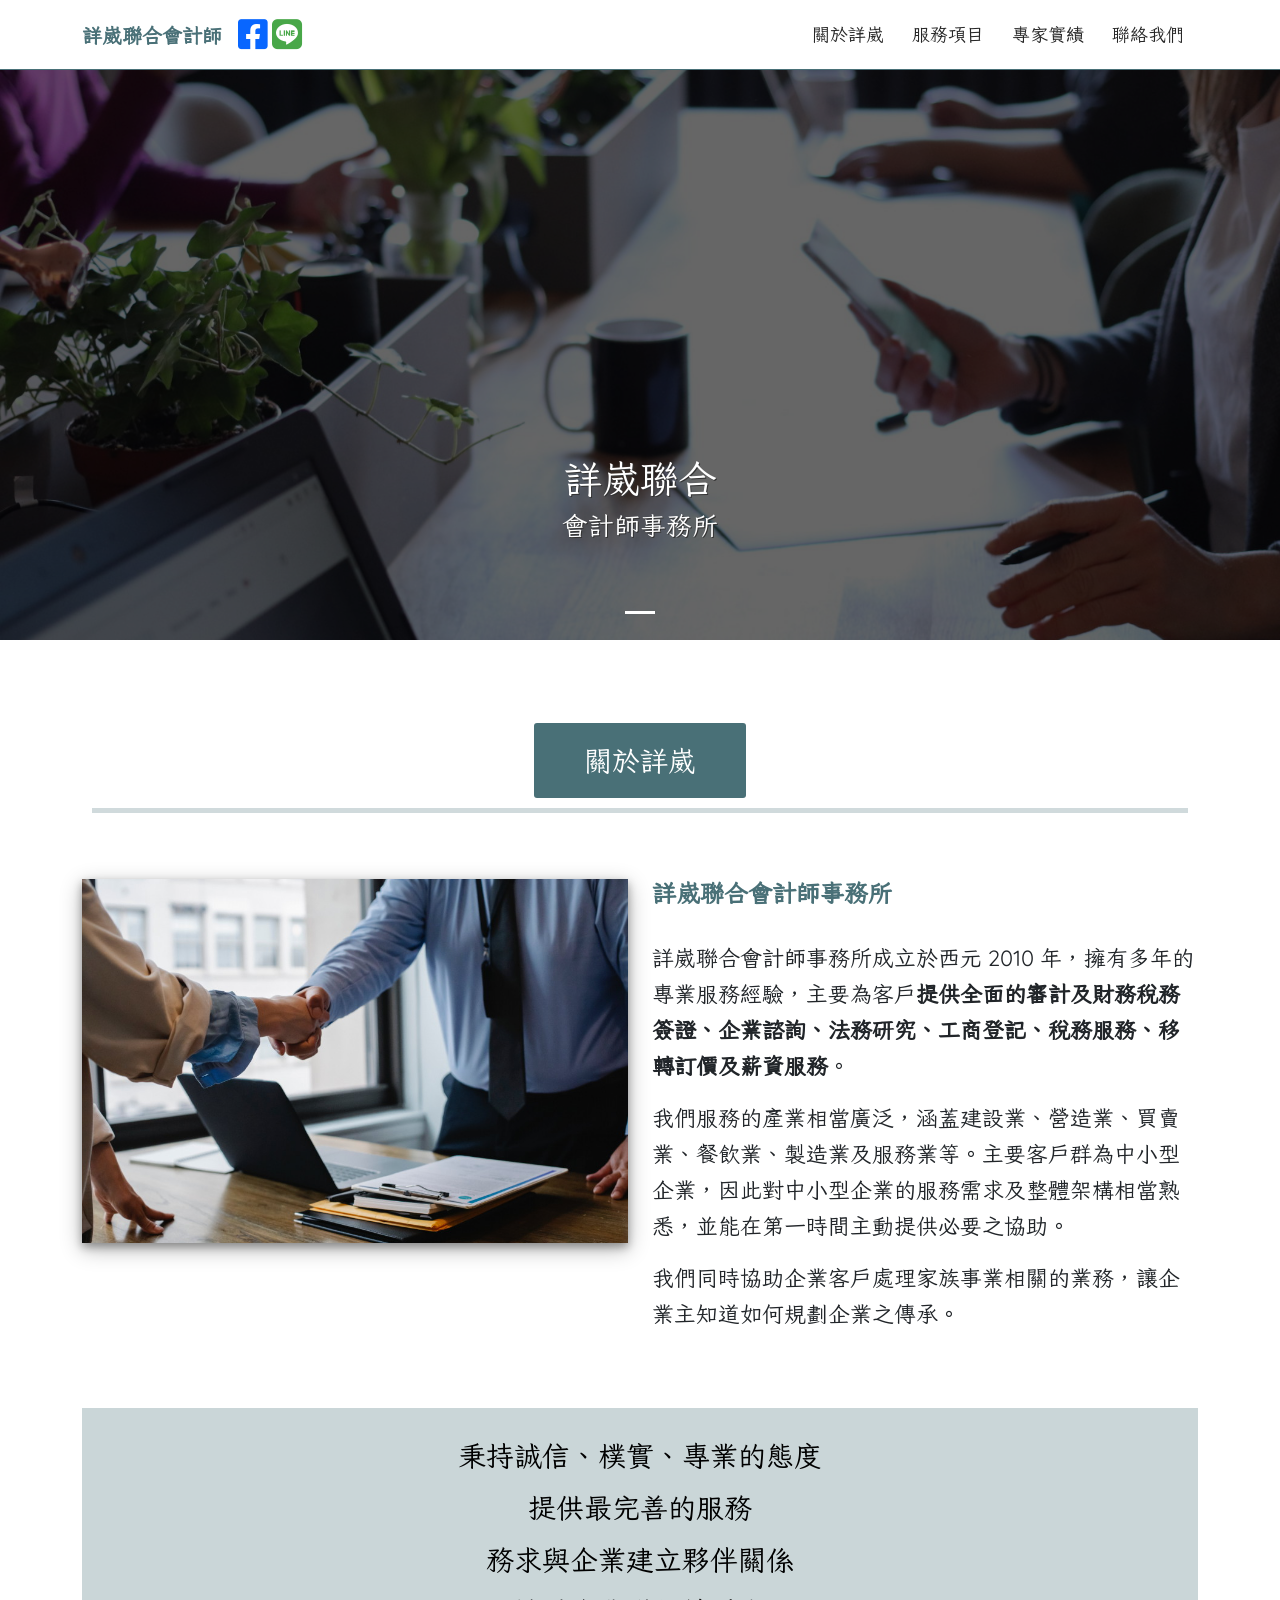
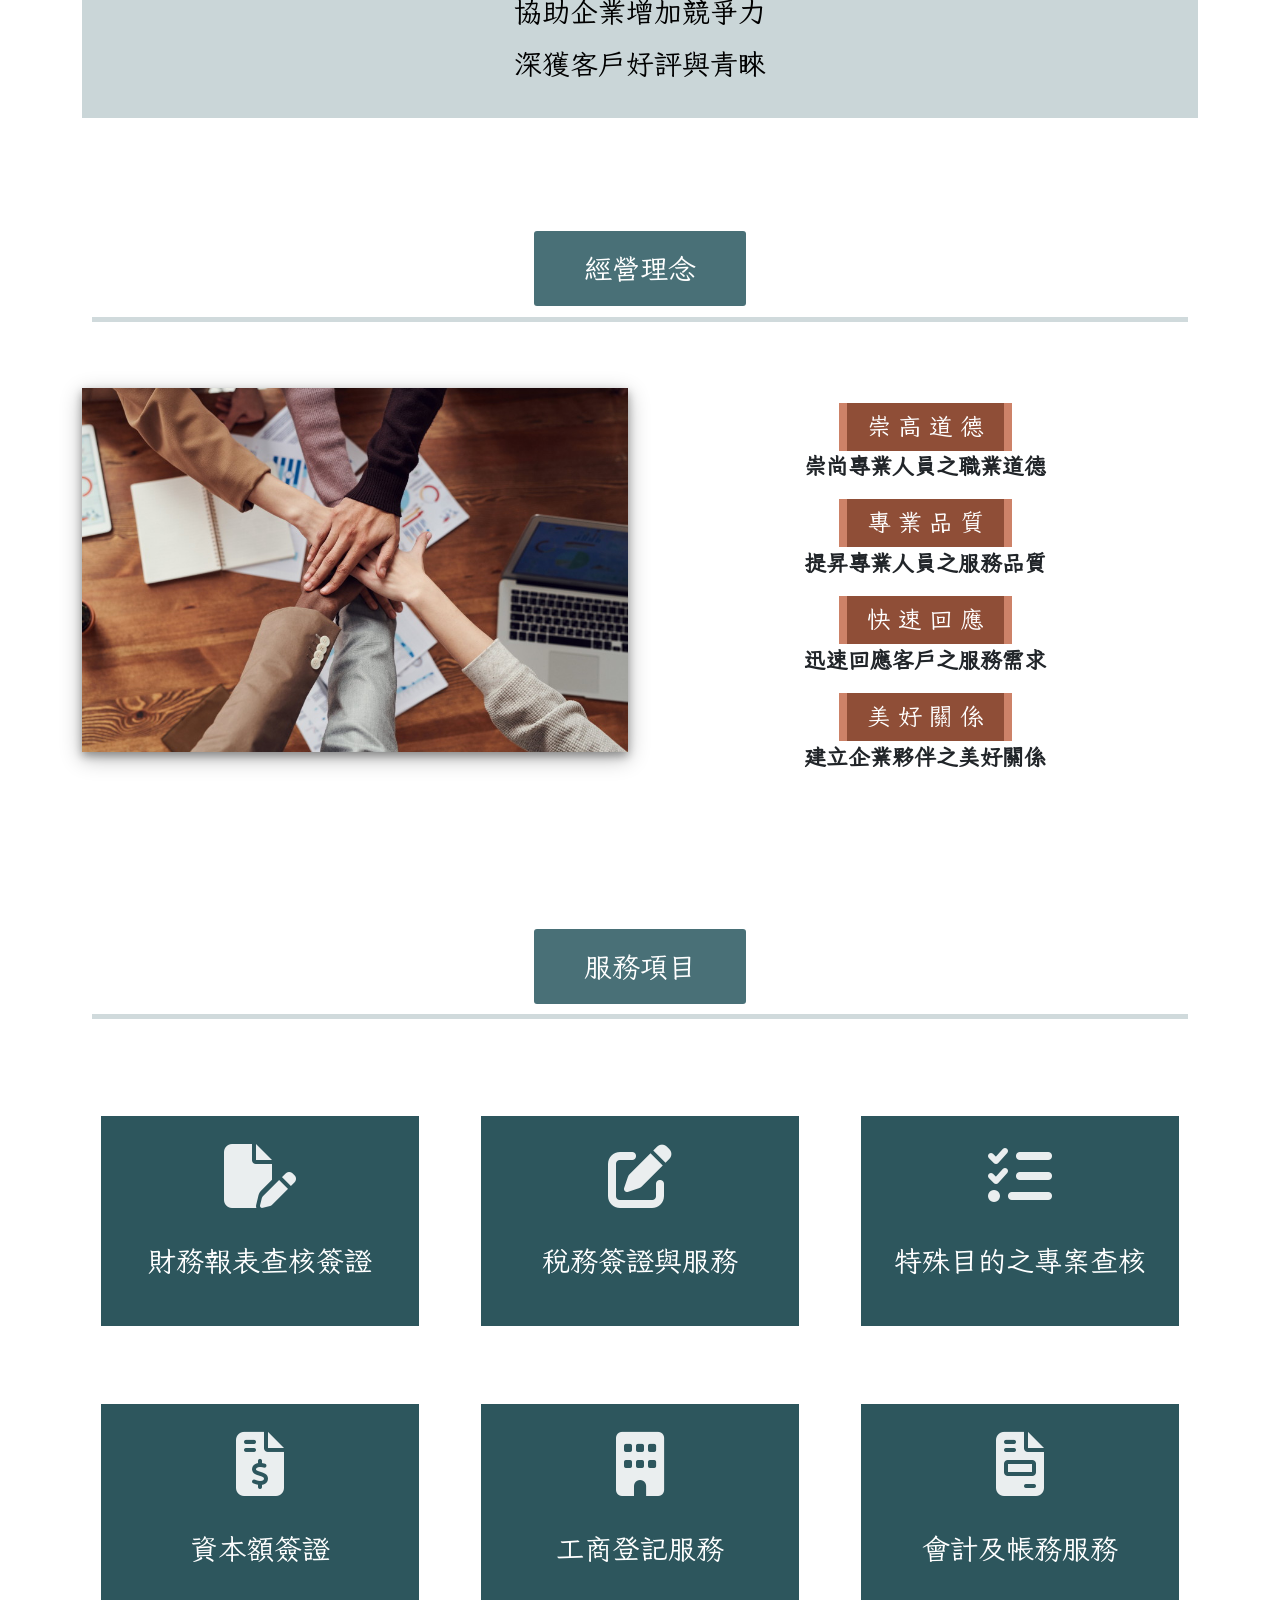
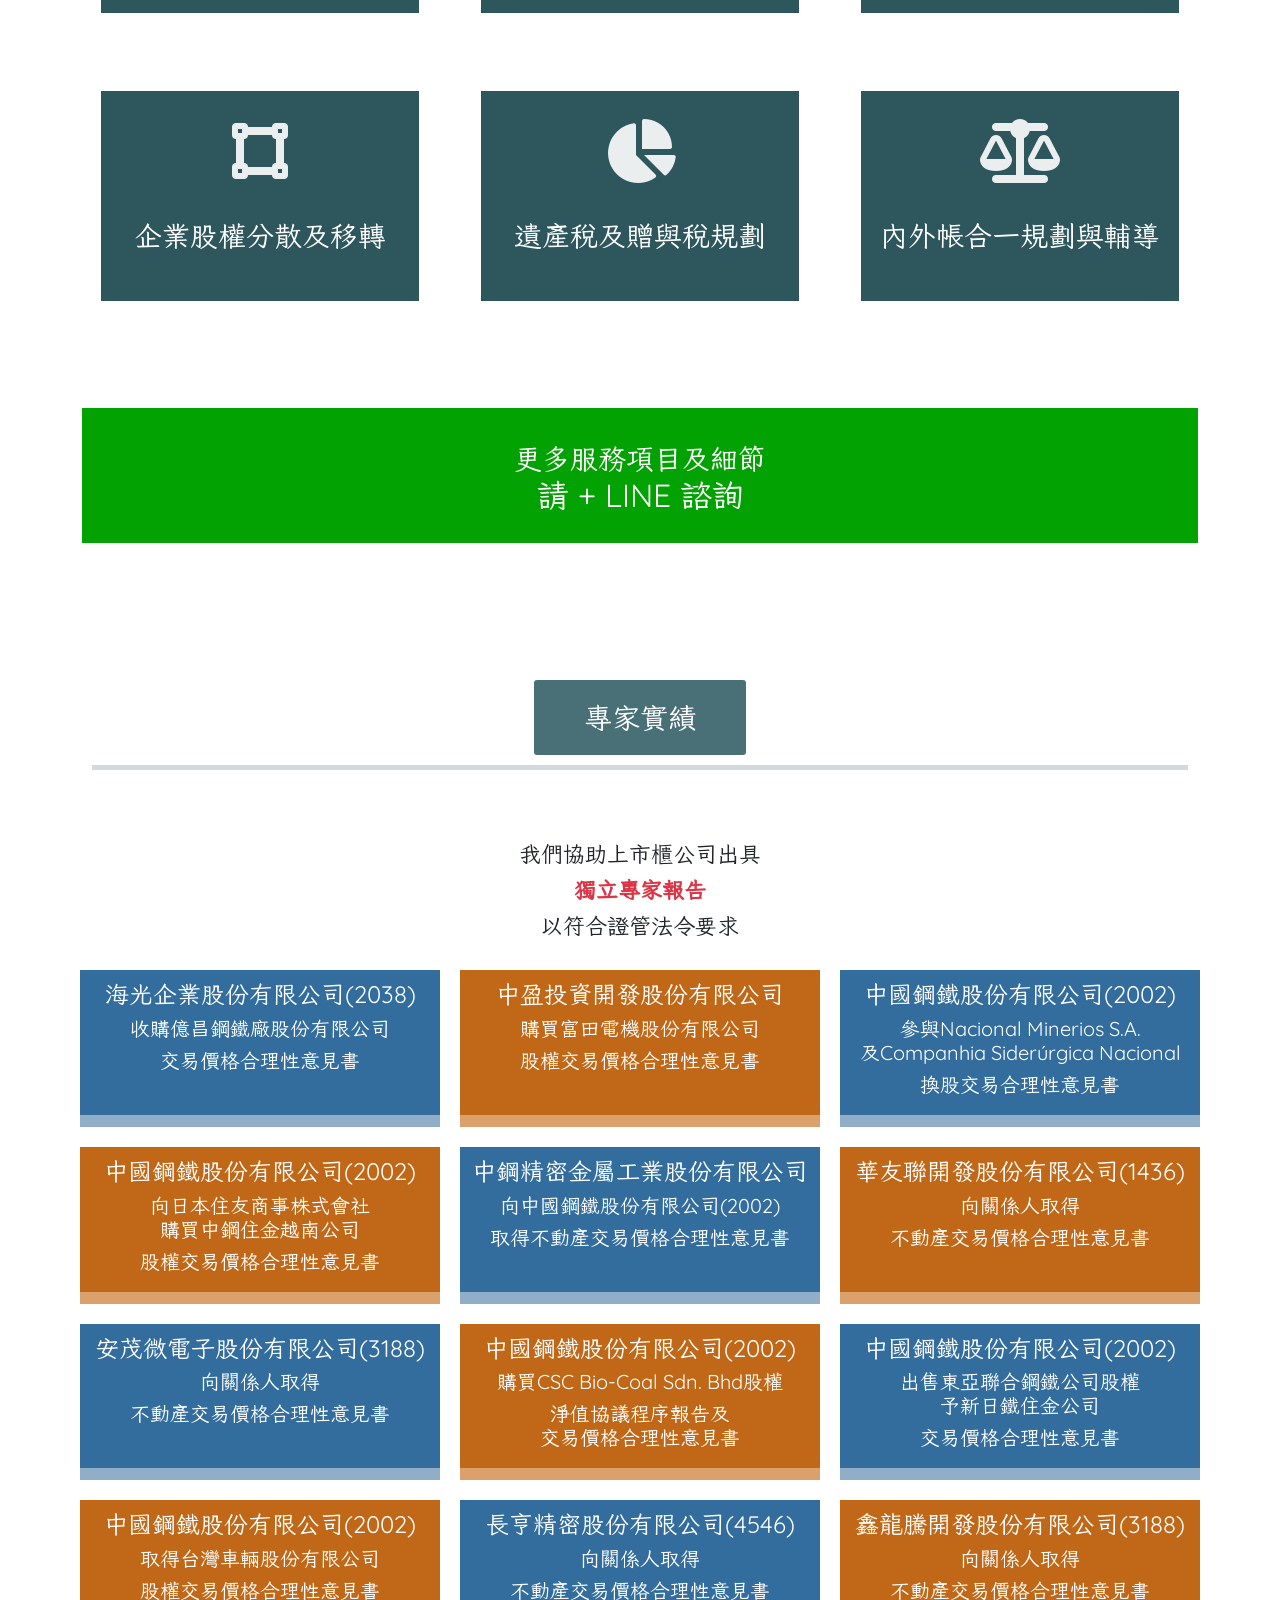
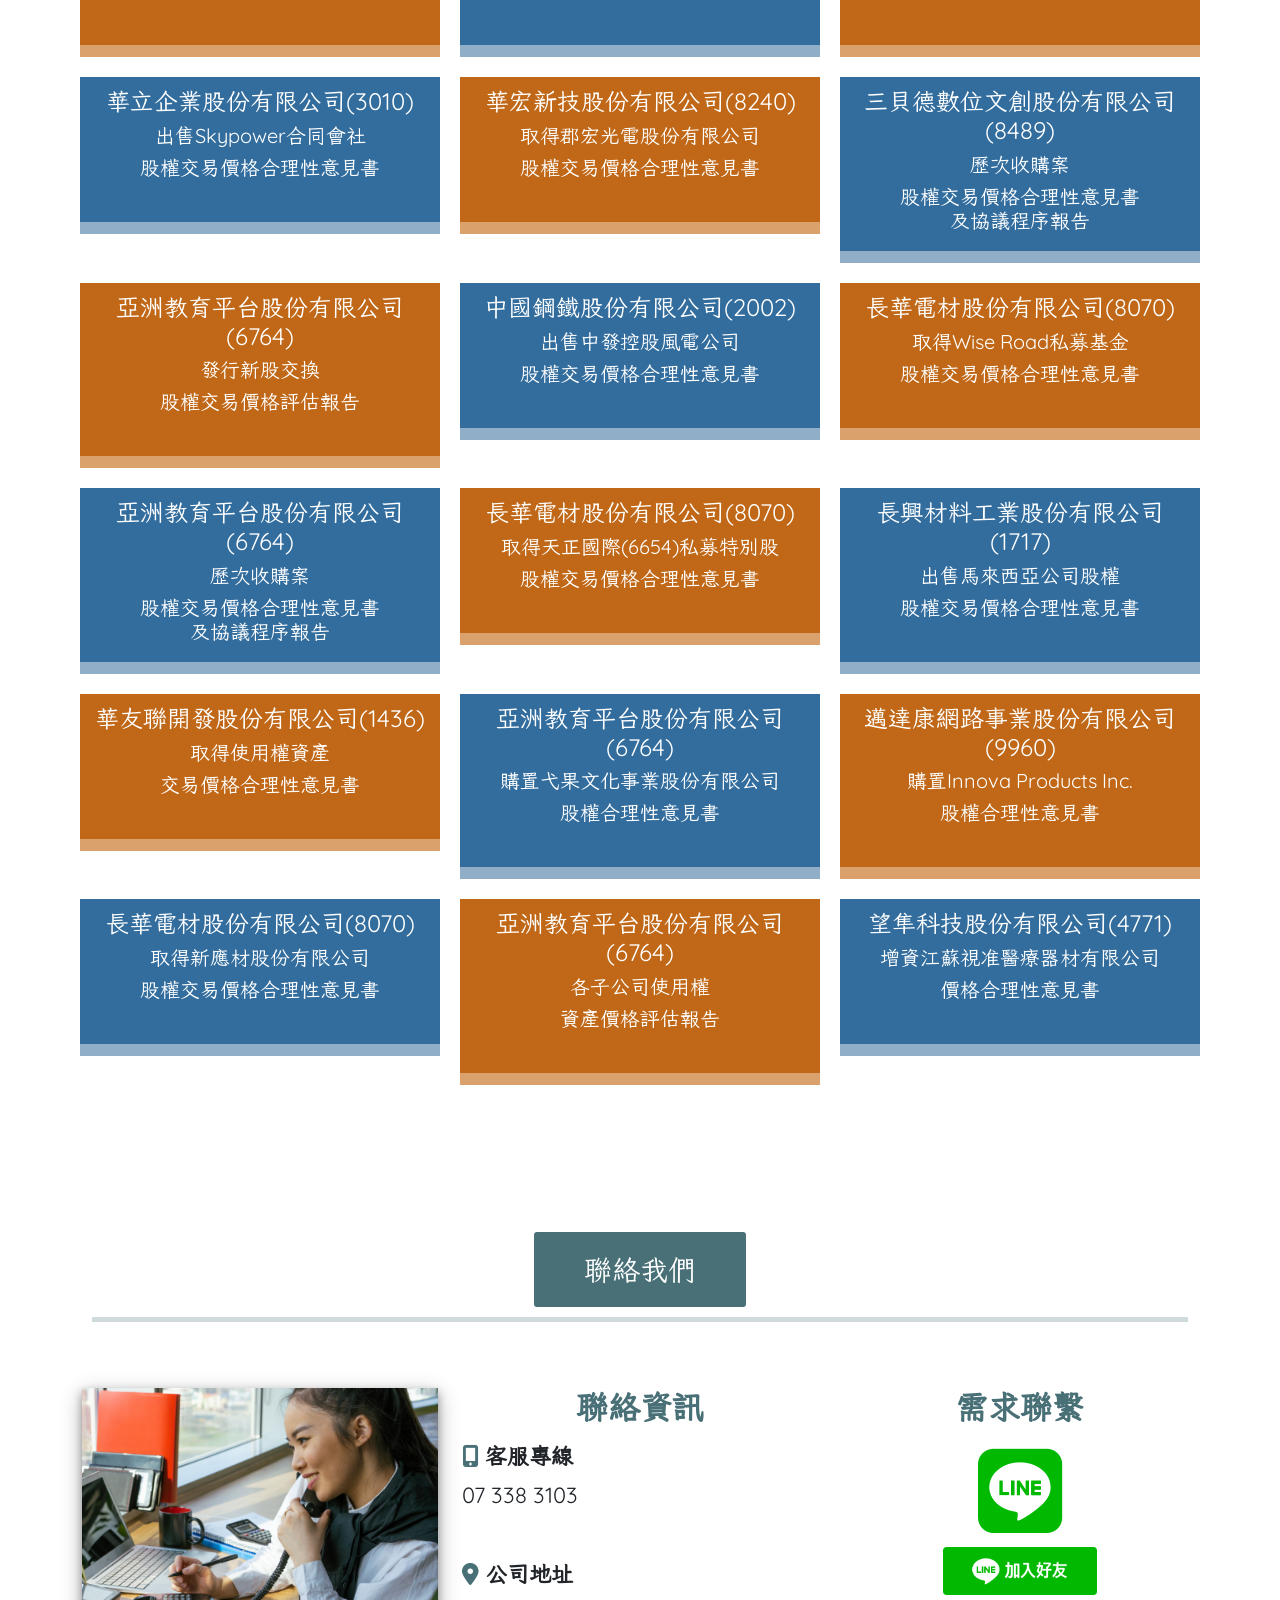
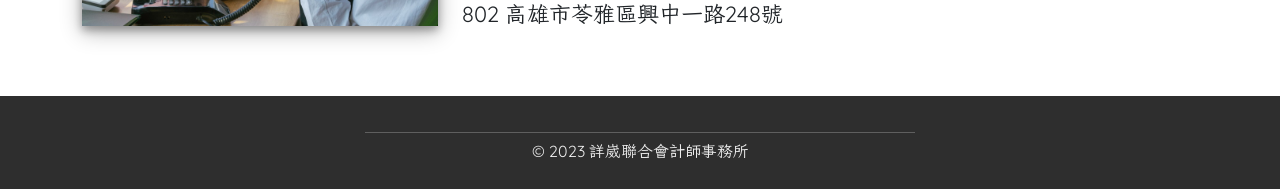
<file: index-backup-260904.html>
<!DOCTYPE html>
<html lang="zh-Hant-TW">
<head>
    <meta charset="utf-8">
    <meta http-equiv="X-UA-Compatible" content="IE=edge">
    <meta name="viewport" content="width=device-width, initial-scale=1, user-scalable=no, minimum-scale=1, maximum-scale=1">
    <meta name="description" content="詳崴聯合會計師事務所，高雄會計師推薦，為客戶提供全面的審計及財務稅務簽證、企業諮詢、法務研究、工商登記、稅務服務、移轉訂價、薪資服務、創業資源，服務產業涵蓋建設業、營造業、買賣業、餐飲業、製造業及服務業，服務地區涵蓋高雄、台南、屏東、台北、新北、桃園、新竹、台中。">
    <meta name="google-site-verification" content="oy10wFIv_HuDupJUhuycVlASJl5E5toEWRoRKAtnUxI" />
    <meta name="author" content="EachMobi">
    <meta property="og:site_name" content="詳崴聯合會計師事務所">
    <meta property="og:type" content="website">
    <meta property="og:title" content="詳崴聯合會計師事務所 - 高雄會計師推薦，為客戶提供全面的審計及財務稅務簽證、企業諮詢、法務研究、工商登記、稅務服務、移轉訂價、薪資服務、創業資源，服務地區涵蓋高雄、台南、屏東、台北、新北、桃園、新竹、台中">
    <meta property="og:image" content="https://shinewaycpa.com/img/emlogo.png">
    <meta property="og:url" content="https://shinewaycpa.com/">
    <meta property="og:description" content="詳崴聯合會計師事務所，高雄會計師推薦，為客戶提供全面的審計及財務稅務簽證、企業諮詢、法務研究、工商登記、稅務服務、移轉訂價、薪資服務、創業資源，服務產業涵蓋建設業、營造業、買賣業、餐飲業、製造業及服務業，服務地區涵蓋高雄、台南、屏東、台北、新北、桃園、新竹、台中。">
    <title>詳崴聯合會計師事務所 - 高雄會計師推薦，為客戶提供全面的審計及財務稅務簽證、企業諮詢、法務研究、工商登記、稅務服務、移轉訂價、薪資服務、創業資源，服務地區涵蓋高雄、台南、屏東、台北、新北、桃園、新竹、台中</title>
    <link rel="icon" type="image/x-icon" href="/favicon.png">
    <link rel="apple-touch-icon" href="/img/apple-touch-icon.png">
    <link rel="preconnect" href="https://fonts.googleapis.com">
    <link rel="preconnect" href="https://fonts.gstatic.com" crossorigin>
    <link rel='stylesheet' href='https://fonts.googleapis.com/css?family=Quicksand'>
    <link rel="stylesheet" href="https://fonts.googleapis.com/css?family=Questrial">
    <link href="https://fonts.googleapis.com/css2?family=Iansui&display=swap" rel="stylesheet">
    <link rel="stylesheet" href="/static/bootstrap.min.css">
    <link rel="stylesheet" href="/static/fontawesome.min.css">
    <link rel="stylesheet" href="/static/main.css?25110719">
    <link rel="canonical" href="https://shinewaycpa.com/">
</head>
<body>
    <div id="preloader">
        <div id="status">&nbsp;</div>
    </div>
    <nav class="navbar navbar-expand-md fixed-top navbar-main">
        <div class="container">
            <a class="navbar-brand" href="/"><span>詳崴聯合會計師</span></a>
            <div>
                <a class="facebook" href="https://www.facebook.com/shinewaycpa" target="_blank" rel="noopener noreferrer"><i class="fa-brands fa-square-facebook"></i></a>
                <a class="line" href="https://lin.ee/zw3lViy" target="_blank" rel="noopener noreferrer"><i class="fa-brands fa-line"></i></a>
            </div>

            <button class="navbar-toggler" type="button" data-bs-toggle="collapse" data-bs-target="#home-menu">
                <span class="navbar-toggler-icon"></span>
            </button>
            <div class="collapse navbar-collapse" id="home-menu">
                <ul class="navbar-nav me-auto">
                </ul>
                <ul class="navbar-nav">
                    <li class="nav-item"><a class="nav-link" href="#aboutus">關於詳崴</a></li>
                    <li class="nav-item d-none"><a class="nav-link" href="#philosophy">經營理念</a></li>
                    <li class="nav-item"><a class="nav-link" href="#services">服務項目</a></li>
                    <li class="nav-item"><a class="nav-link" href="#achievements">專家實績</a></li>
                    <li class="nav-item"><a class="nav-link" href="#contactus">聯絡我們</a></li>
                </ul>
            </div>
        </div>
    </nav>
    <h1 class="d-none">詳崴聯合會計師事務所</h1>
    <div id="main-carousel" class="main-carousel carousel slide" data-bs-ride="carousel">
        <div class="carousel-inner">
            <div class="carousel-indicators">
                <button type="button" data-bs-target="#main-carousel" data-bs-slide-to="0" class="active"></button>
            </div>
            <div class="carousel-item overlay active">
                <img class="first-slide" src="/img/slide1.jpg" alt="">
                <div class="container">
                    <div class="carousel-caption">
                        <h2>詳崴聯合</h2>
                        <h3>會計師事務所</h3>
                    </div>
                </div>
            </div>
        </div>
    </div>

    <div class="container">
        <div class="section-id" id="aboutus"></div>
        <div class="jumbotron-section">
            <h2><span>關於詳崴</span></h2>
            <hr class="section-main-hr">
        </div>
        <section class="main-section">
            <div class="row">
                <div class="col-lg-6">
                    <img src="/img/aboutus.jpg" alt="" class="img-fluid">
                </div>
                <div class="col-lg-6">
                    <h3 class="texti-main fw-bold">詳崴聯合會計師事務所</h3>
                    <br>
                    <p>詳崴聯合會計師事務所成立於西元 2010 年，擁有多年的專業服務經驗，主要為客戶<strong>提供全面的審計及財務稅務簽證、企業諮詢、法務研究、工商登記、稅務服務、移轉訂價及薪資服務</strong>。</p>
                    <p>我們服務的產業相當廣泛，涵蓋建設業、營造業、買賣業、餐飲業、製造業及服務業等。主要客戶群為中小型企業，因此對中小型企業的服務需求及整體架構相當熟悉，並能在第一時間主動提供必要之協助。</p>
                    <p>我們同時協助企業客戶處理家族事業相關的業務，讓企業主知道如何規劃企業之傳承。</p>
                </div>
            </div>

            <div class="jumbotron-btn jumbotron-main">
                <h2>
                    <p>秉持誠信、樸實、專業的態度</p>
                    <p>提供最完善的服務</p>
                    <p>務求與企業建立夥伴關係</p>
                    <p>協助企業增加競爭力</p>
                    <p>深獲客戶好評與青睞</p>
                </h2>
            </div>
        </section>
    </div>

    <div class="container">
        <div class="section-id" id="philosophy"></div>
        <div class="jumbotron-section">
            <h2><span>經營理念</span></h2>
            <hr class="section-main-hr">
        </div>
        <section class="main-section">
            <div class="row">
                <div class="col-lg-6">
                    <img src="/img/philosophy.jpg" alt="" class="img-fluid">
                </div>
                <div class="col-lg-6 text-center">
                    <h3 class="mt-4"><span class="badge-main"> 崇 高 道 德 </span></h3>
                    <p class="fw-bold">崇尚專業人員之職業道德</p>
                    <h3 class="mt-4"><span class="badge-main"> 專 業 品 質 </span></h3>
                    <p class="fw-bold">提昇專業人員之服務品質</p>
                    <h3 class="mt-4"><span class="badge-main"> 快 速 回 應 </span></h3>
                    <p class="fw-bold">迅速回應客戶之服務需求</p>
                    <h3 class="mt-4"><span class="badge-main"> 美 好 關 係 </span></h3>
                    <p class="fw-bold">建立企業夥伴之美好關係</p>
                </div>
            </div>
        </section>
        <br>
    </div>

    <div class="container">
        <div class="section-id" id="services"></div>
        <div class="jumbotron-section">
            <h2><span>服務項目</span></h2>
            <hr class="section-main-hr">
        </div>
        <section class="main-section">
            <div class="row text-center">
                <div class="col-lg-12">
                    <div class="row">
                        <div class="col-lg-4 card card-plan mb-3">
                            <div class="bg-service">
                                <div class="mt-2 card-header-icon"><i class="fa-solid fa-file-pen fa-4x"></i></div>
                                <div class="card-body">
                                    <h3 class="card-title text-white">財務報表查核簽證</h3>
                                    <br>
                                </div>
                            </div>
                        </div>
                        <div class="col-lg-4 card card-plan mb-3">
                            <div class="bg-service">
                                <div class="mt-2 card-header-icon"><i class="fa-solid fa-pen-to-square fa-4x"></i></div>
                                <div class="card-body">
                                    <h3 class="card-title text-white">稅務簽證與服務</h3>
                                    <br>
                                </div>
                            </div>
                        </div>
                        <div class="col-lg-4 card card-plan mb-3">
                            <div class="bg-service">
                                <div class="mt-2 card-header-icon"><i class="fa-solid fa-list-check fa-4x"></i></div>
                                <div class="card-body">
                                    <h3 class="card-title text-white">特殊目的之專案查核</h3>
                                    <br>
                                </div>
                            </div>
                        </div>
                        <div class="col-lg-4 card card-plan mb-3">
                            <div class="bg-service">
                                <div class="mt-2 card-header-icon"><i class="fa-solid fa-file-invoice-dollar fa-4x"></i></div>
                                <div class="card-body">
                                    <h3 class="card-title text-white">資本額簽證</h3>
                                    <br>
                                </div>
                            </div>
                        </div>
                        <div class="col-lg-4 card card-plan mb-3">
                            <div class="bg-service">
                                <div class="mt-2 card-header-icon"><i class="fa-solid fa-building fa-4x"></i></div>
                                <div class="card-body">
                                    <h3 class="card-title text-white">工商登記服務</h3>
                                    <br>
                                </div>
                            </div>
                        </div>
                        <div class="col-lg-4 card card-plan mb-3">
                            <div class="bg-service">
                                <div class="mt-2 card-header-icon"><i class="fa-solid fa-file-invoice fa-4x"></i></div>
                                <div class="card-body">
                                    <h3 class="card-title text-white">會計及帳務服務</h3>
                                    <br>
                                </div>
                            </div>
                        </div>
                        <div class="col-lg-4 card card-plan mb-3">
                            <div class="bg-service">
                                <div class="mt-2 card-header-icon"><i class="fa-solid fa-vector-square fa-4x"></i></div>
                                <div class="card-body">
                                    <h3 class="card-title text-white">企業股權分散及移轉</h3>
                                    <br>
                                </div>
                            </div>
                        </div>
                        <div class="col-lg-4 card card-plan mb-3">
                            <div class="bg-service">
                                <div class="mt-2 card-header-icon"><i class="fa-solid fa-chart-pie fa-4x"></i></div>
                                <div class="card-body">
                                    <h3 class="card-title text-white">遺產稅及贈與稅規劃</h3>
                                    <br>
                                </div>
                            </div>
                        </div>
                        <div class="col-lg-4 card card-plan mb-3">
                            <div class="bg-service">
                                <div class="mt-2 card-header-icon"><i class="fa-solid fa-scale-balanced fa-4x"></i></div>
                                <div class="card-body">
                                    <h3 class="card-title text-white">內外帳合一規劃與輔導</h3>
                                    <br>
                                </div>
                            </div>
                        </div>
                    </div>
                </div>
            </div>

            <a href="https://lin.ee/zw3lViy" target="_blank" rel="noopener noreferrer">
                <div class="jumbotron-btn jumbotron-lineme">
                    <h2><small>更多服務項目及細節</small><br>請 + LINE 諮詢</h2>
                </div>
            </a>
        </section>
        <br>
    </div>

    <div class="container">
        <div class="section-id" id="achievements"></div>
        <div class="jumbotron-section">
            <h2><span>專家實績</span></h2>
            <hr class="section-main-hr">
        </div>
        <section class="main-section">
            <p class="mt-3 text-center lead">我們協助上市櫃公司出具<br><span class="fw-bold text-danger">獨立專家報告</span><br>以符合證管法令要求</p>
            <div class="row">
                <div class="col-lg-12">
                    <div class="row achievements-items">
                        <div class="col-lg-4 item">
                            <div class="item-desc">
                                <h3>海光企業股份有限公司(2038)</h3>
                                <h5>收購億昌鋼鐵廠股份有限公司</h5>
                                <h5>交易價格合理性意見書<br>&nbsp;</h5>
                            </div>
                        </div>
                        <div class="col-lg-4 item">
                            <div class="item-desc">
                                <h3>中盈投資開發股份有限公司</h3>
                                <h5>購買富田電機股份有限公司</h5>
                                <h5>股權交易價格合理性意見書<br>&nbsp;</h5>
                            </div>
                        </div>
                        <div class="col-lg-4 item">
                            <div class="item-desc">
                                <h3>中國鋼鐵股份有限公司(2002)</h3>
                                <h5>參與Nacional Minerios S.A.<br>及Companhia Siderúrgica Nacional</h5>
                                <h5>換股交易合理性意見書</h5>
                            </div>
                        </div>
                        <div class="col-lg-4 item">
                            <div class="item-desc">
                                <h3>中國鋼鐵股份有限公司(2002)</h3>
                                <h5>向日本住友商事株式會社<br>購買中鋼住金越南公司</h5>
                                <h5>股權交易價格合理性意見書</h5>
                            </div>
                        </div>
                        <div class="col-lg-4 item">
                            <div class="item-desc">
                                <h3>中鋼精密金屬工業股份有限公司</h3>
                                <h5>向中國鋼鐵股份有限公司(2002)</h5>
                                <h5>取得不動產交易價格合理性意見書<br>&nbsp;</h5>
                            </div>
                        </div>
                        <div class="col-lg-4 item">
                            <div class="item-desc">
                                <h3>華友聯開發股份有限公司(1436)</h3>
                                <h5>向關係人取得</h5>
                                <h5>不動產交易價格合理性意見書<br>&nbsp;</h5>
                            </div>
                        </div>
                        <div class="col-lg-4 item">
                            <div class="item-desc">
                                <h3>安茂微電子股份有限公司(3188)</h3>
                                <h5>向關係人取得</h5>
                                <h5>不動產交易價格合理性意見書<br>&nbsp;</h5>
                            </div>
                        </div>
                        <div class="col-lg-4 item">
                            <div class="item-desc">
                                <h3>中國鋼鐵股份有限公司(2002)</h3>
                                <h5>購買CSC Bio-Coal Sdn. Bhd股權</h5>
                                <h5>淨值協議程序報告及<br>交易價格合理性意見書</h5>
                            </div>
                        </div>
                        <div class="col-lg-4 item">
                            <div class="item-desc">
                                <h3>中國鋼鐵股份有限公司(2002)</h3>
                                <h5>出售東亞聯合鋼鐵公司股權<br>予新日鐵住金公司</h5>
                                <h5>交易價格合理性意見書</h5>
                            </div>
                        </div>
                        <div class="col-lg-4 item">
                            <div class="item-desc">
                                <h3>中國鋼鐵股份有限公司(2002)</h3>
                                <h5>取得台灣車輛股份有限公司</h5>
                                <h5>股權交易價格合理性意見書<br>&nbsp;</h5>
                            </div>
                        </div>
                        <div class="col-lg-4 item">
                            <div class="item-desc">
                                <h3>長亨精密股份有限公司(4546)</h3>
                                <h5>向關係人取得</h5>
                                <h5>不動產交易價格合理性意見書<br>&nbsp;</h5>
                            </div>
                        </div>
                        <div class="col-lg-4 item">
                            <div class="item-desc">
                                <h3>鑫龍騰開發股份有限公司(3188)</h3>
                                <h5>向關係人取得</h5>
                                <h5>不動產交易價格合理性意見書<br>&nbsp;</h5>
                            </div>
                        </div>
                        <div class="col-lg-4 item">
                            <div class="item-desc">
                                <h3>華立企業股份有限公司(3010)</h3>
                                <h5>出售Skypower合同會社</h5>
                                <h5>股權交易價格合理性意見書<br>&nbsp;</h5>
                            </div>
                        </div>
                        <div class="col-lg-4 item">
                            <div class="item-desc">
                                <h3>華宏新技股份有限公司(8240)</h3>
                                <h5>取得郡宏光電股份有限公司</h5>
                                <h5>股權交易價格合理性意見書<br>&nbsp;</h5>
                            </div>
                        </div>
                        <div class="col-lg-4 item">
                            <div class="item-desc">
                                <h3>三貝德數位文創股份有限公司(8489)</h3>
                                <h5>歷次收購案</h5>
                                <h5>股權交易價格合理性意見書<br>及協議程序報告</h5>
                            </div>
                        </div>
                        <div class="col-lg-4 item">
                            <div class="item-desc">
                                <h3>亞洲教育平台股份有限公司(6764)</h3>
                                <h5>發行新股交換</h5>
                                <h5>股權交易價格評估報告<br>&nbsp;</h5>
                            </div>
                        </div>
                        <div class="col-lg-4 item">
                            <div class="item-desc">
                                <h3>中國鋼鐵股份有限公司(2002)</h3>
                                <h5>出售中發控股風電公司</h5>
                                <h5>股權交易價格合理性意見書<br>&nbsp;</h5>
                            </div>
                        </div>
                        <div class="col-lg-4 item">
                            <div class="item-desc">
                                <h3>長華電材股份有限公司(8070)</h3>
                                <h5>取得Wise Road私募基金</h5>
                                <h5>股權交易價格合理性意見書<br>&nbsp;</h5>
                            </div>
                        </div>
                        <div class="col-lg-4 item">
                            <div class="item-desc">
                                <h3>亞洲教育平台股份有限公司(6764)</h3>
                                <h5>歷次收購案</h5>
                                <h5>股權交易價格合理性意見書<br>及協議程序報告</h5>
                            </div>
                        </div>
                        <div class="col-lg-4 item">
                            <div class="item-desc">
                                <h3>長華電材股份有限公司(8070)</h3>
                                <h5>取得天正國際(6654)私募特別股</h5>
                                <h5>股權交易價格合理性意見書<br>&nbsp;</h5>
                            </div>
                        </div>
                        <div class="col-lg-4 item">
                            <div class="item-desc">
                                <h3>長興材料工業股份有限公司(1717)</h3>
                                <h5>出售馬來西亞公司股權</h5>
                                <h5>股權交易價格合理性意見書<br>&nbsp;</h5>
                            </div>
                        </div>
                        <div class="col-lg-4 item">
                            <div class="item-desc">
                                <h3>華友聯開發股份有限公司(1436)</h3>
                                <h5>取得使用權資產</h5>
                                <h5>交易價格合理性意見書<br>&nbsp;</h5>
                            </div>
                        </div>
                        <div class="col-lg-4 item">
                            <div class="item-desc">
                                <h3>亞洲教育平台股份有限公司(6764)</h3>
                                <h5>購置弋果文化事業股份有限公司</h5>
                                <h5>股權合理性意見書<br>&nbsp;</h5>
                            </div>
                        </div>
                        <div class="col-lg-4 item">
                            <div class="item-desc">
                                <h3>邁達康網路事業股份有限公司(9960)</h3>
                                <h5>購置Innova Products Inc.</h5>
                                <h5>股權合理性意見書<br>&nbsp;</h5>
                            </div>
                        </div>
                        <div class="col-lg-4 item">
                            <div class="item-desc">
                                <h3>長華電材股份有限公司(8070)</h3>
                                <h5>取得新應材股份有限公司</h5>
                                <h5>股權交易價格合理性意見書<br>&nbsp;</h5>
                            </div>
                        </div>
                        <div class="col-lg-4 item">
                            <div class="item-desc">
                                <h3>亞洲教育平台股份有限公司(6764)</h3>
                                <h5>各子公司使用權</h5>
                                <h5>資產價格評估報告<br>&nbsp;</h5>
                            </div>
                        </div>
                        <div class="col-lg-4 item">
                            <div class="item-desc">
                                <h3>望隼科技股份有限公司(4771)</h3>
                                <h5>增資江蘇視准醫療器材有限公司</h5>
                                <h5>價格合理性意見書<br>&nbsp;</h5>
                            </div>
                        </div>
                    </div>
                </div>
            </div>
        </section>
        <br>
    </div>

    <div class="container">
        <div class="section-id" id="contactus"></div>
        <div class="jumbotron-section">
            <h2><span>聯絡我們</span></h2>
            <hr class="section-main-hr">
        </div>
        <section class="main-section">
            <div class="row">
                <div class="col-lg-4">
                    <img src="/img/contactus.jpg" alt="" class="img-fluid">
                </div>
                <div class="col-lg-4 mb-3">
                    <h2 class="texti-main text-center fw-bold mb-3">聯絡資訊</h2>
                    <h4><i class="fa-solid fa-mobile-screen-button texti-main"></i> <span class="fw-bold">客服專線</span></h4>
                    <p><a href="tel:+886-7-3383103" class="text-dark">07 338 3103</a></p>
                    <h4 class="mt-5"><i class="fa-solid fa-location-dot texti-main"></i> <span class="fw-bold">公司地址</span><br></h4>
                    <p>802 高雄市苓雅區興中一路248號</p>
                </div>
                <div class="col-lg-4 text-center mb-3">
                    <h2 class="texti-main fw-bold mb-3">需求聯繫</h2>
                    <h3 class="plan0"><i class="fa-brands fa-line fa-4x"></i></h3>
                    <a href="https://lin.ee/zw3lViy"><img src="/img/LINE-zh-Hant.png" alt="加入好友" height="48" border="0"></a>
                </div>
        </section>
    </div>

    <footer>
        <div class="container">
            <div class="copy-right pt-3">
                <!-- <div id="qrcode" class="qrcode"></div> -->
                <!-- <br> -->
                <hr>
                <p>&copy; 2023 詳崴聯合會計師事務所</p>
            </div>
        </div>
    </footer>
    <script src="/static/jquery.min.js"></script>
    <script src="/static/bootstrap.bundle.min.js"></script>
    <script src="/static/jquery.touchSwipe.min.js"></script>
    <script src="/static/qrcode.min.js"></script>
    <script src="/static/main.js?25110719"></script>
</body>
</html>
</file>
<file: static/main.css>
:root {
  --main-color: #497077;
  --vice-color: #567e85;
  --service-color: #2d565d;
}

/*@font-face {
    font-family: "EduKai";
    src: url("edukai-4.0.woff") format("woff");
}*/

body, input, button, select, textarea {
    /*font-family: "Helvetica Neue", Helvetica,Arial, "EduKai", "Microsoft JhengHei", "Microsoft YaHei", Meiryo, "Meiryo UI", sans-serif;*/
    font-family: Quicksand, "Helvetica Neue", Helvetica, Arial, "Iansui", "Microsoft JhengHei", "Microsoft YaHei", Meiryo, "Meiryo UI", sans-serif;
}

h1,h2,h3,h4,h5,h6 {
    font-weight:normal;
}

html {
    position: relative;
    min-height: 100%;
}

body {
    background-color: #fff;
    margin-bottom: 40px;
}

a:link,
a:visited,
a:hover,
a:active {
    text-decoration: none;
}

a:hover,
a:active {
    color: #0270e6;
}

a.line,
a.facebook {
    margin: 0px;
    font-size: 34px;
}

a.line:link,
a.line:visited,
a.line:hover,
a.line:active {
    text-decoration: none;
    color: #48a748;
}

a.facebook:link,
a.facebook:visited,
a.facebook:hover,
a.facebook:active {
    text-decoration: none;
    color: #0866ff;
}

footer {
    color: #fff;
    position: absolute;
    margin-bottom: 0;
    width: 100%;
    background-color: #2e2e2e;
}

footer a:link,
footer a:visited,
footer a:hover,
footer a:active {
    color: #eee;
    text-decoration: none;
}

footer a:hover,
footer a:active {
    color: #f0cf0e;
}

footer h4 {
    color: #c0c0c0;
    margin: 10px 0;
}

footer hr {
    border: none;
    height: 1px;
    width: 50%;
    margin: auto;
    color: #eee;
    background-color: #eee;
}

footer .container {
    padding: 20px;
}

footer .container .links {
    margin-bottom: 20px;
}

footer .container p {
    margin: 6px 0;
}

footer .copy-right {
    text-align: center;
    font-size: 16px;
    color: #eee;
    width: 100%;
    background-color: transparent;
}

.navbar-main {
    height: 70px;
    background-color: #fff !important;
    border-bottom: solid 1px var(--main-color);
}

.navbar-main .navbar-collapse {
    /* https://css-tricks.com/viewport-sized-typography/ */
    max-height: 100vh !important;
    overflow-x: hidden !important;
    background-color: transparent;
}

.navbar-main .navbar-toggler {
    padding: 3px 8px 2px 8px;
    background-color: var(--main-color);
}

.navbar-main .navbar-brand {
    /*main color*/
    color: var(--main-color) !important;
}

.navbar-main .navbar-toggler {
    border: solid 1px var(--main-color) !important;
    border-radius: 0px;
}

.navbar-main .navbar-toggler-icon {
    width: 22px;
    background-image: url("data:image/svg+xml;charset=utf8,%3Csvg viewBox='0 0 32 32' xmlns='http://www.w3.org/2000/svg'%3E%3Cpath stroke='rgba(250, 250, 250, 1)' stroke-width='2' stroke-linecap='round' stroke-miterlimit='10' d='M4 8h24M4 16h24M4 24h24'/%3E%3C/svg%3E");
}

.navbar-main .nav-item .nav-link {
    color: #262626 !important;
    margin: 0 6px;
    font-size: 18px;
}

.navbar-main .nav-item .nav-link:hover {
    background-color: var(--main-color);
    color: #fff !important;
    border-radius: 3px;
}

.navbar-main .nav-item .nav-link.btn {
    color: #fff !important;
}

.navbar-main .nav-item .nav-link.nav-home {
    color: #ffdb87 !important;
}

.navbar-main .nav-item .nav-link.nav-home:hover {
    color: #ffce44 !important;
}

.navbar-main .nav-item .nav-helper {
    color: #cd8268 !important;
    margin: 0 6px;
    font-size: 18px;
    font-weight: bold;
}

.navbar-main .nav-item .nav-helper:hover {
    background-color: #8f4e37;
    color: #fff !important;
    border-radius: 3px;
}

.navbar-main .nav-item .nav-helper.btn {
    color: #fff !important;
}

.navbar-main .nav-item.blank-item {
    color: transparent;
}

.navbar-brand span {
    vertical-align: middle;
    font-weight: bold;
}

.img-logo {
    height: 30px;
    vertical-align: middle;
    margin: 0 5px 0 10px;
    border-radius: 3px;
}

.img-park {
    width: 240px;
    margin: 0 auto;
}

/* font styles */
.font-sm {
    font-size: 16px;
}

.font-md {
    font-size: 18px;
}

.font-lg {
    font-size: 24px;
}

.font-loud {
    font-size: 36px;
}

.texti-main {
    color: var(--main-color);
}

.texti-error {
    color: #cc4444;
}

.texti-price {
    color: #555;
}

.texti-price,
.texti-price span {
    font-family: Quicksand, "Microsoft JhengHei";
    font-weight: bold;
    padding: 6px 0;
}

p.texti-plan0 {
    color: #555;
    font-size: 24px !important;
}

.texti-plan0,
p.texti-plan0 span {
    color: #282923;
    font-weight: bold;
}

.main-section h3.plan0 i {
    color: #00b900;
}

.form-control {
    box-shadow: none;
}

.form-control:focus {
    box-shadow: none;
}

/* preloader */
#preloader {
    position: fixed;
    top: 0;
    left: 0;
    right: 0;
    bottom: 0;
    background-color: #fff;
    z-index: 9999;
}

/* preloader status */
#status {
    width: 200px;
    height: 200px;
    position: absolute;
    left: 50%;
    top: 50%;
    background-image: url('/img/preloader.gif');
    background-size: 32px 32px;
    background-repeat: no-repeat;
    background-position: center;
    margin: -100px 0 0 -100px;
}

.main-carousel .carousel-item img {
    width: 100%;
}

.main-carousel .carousel-caption {
    margin-bottom: 4vw;
}

.main-carousel .carousel-caption h2,
.main-carousel .carousel-caption h3 {
    text-shadow: 1px 1px #333;
}

.main-carousel .carousel-caption h2 {
    font-size: 3vw;
}

.main-carousel .carousel-caption h3 {
    font-size: 2vw;
}

.main-carousel .carousel-caption p {
    margin-bottom: 80px;
}

.overlay:after {
  content: "";
  display: block;
  position: absolute;
  top: 0;
  bottom: 0;
  left: 0;
  right: 0;
  background: black;
  opacity: 0.6;
  z-index: 1;
}

.carousel-caption {
  z-index: 2;
}

.section-id {
    padding: 5px 0;
}

.main-section {
    margin: 30px 0;
}

.main-section h2 {
    font-size: 32px;
}

.main-section h3 {
    font-size: 24px;
}

.main-section h3 span.badge {
    color: #fff;
    font-size: 28px;
    padding: 15px 20px;
    margin: 30px 0;
    border-radius: 0;
}

.main-section p {
    font-size: 22px;
    line-height: 36px;
}

.main-section h4 {
    font-size: 22px;
}

.main-section .card {
    border: 1px solid transparent;
}

.main-section .card p {
    margin: 20px 40px;
}

.main-section .container {
    padding-top: 20px !important;
}

.main-section .ans-body {
    margin: 40px 0;
    padding: 30px 5%;
    background-color: #f5f2ec;
}

.main-section .ans-body p {
    line-height: 32px;
}

.main-section p.caption {
    font-size: 24px;
}

.main-section img.img-fluid {
    box-shadow: 0 4px 8px 0 rgba(0, 0, 0, 0.3), 0 6px 20px 0 rgba(0, 0, 0, 0.3);
    margin-bottom: 40px;
}

.main-section.news p i {
    font-size: 3em;
}

.main-section.news ol li {
    font-size: 18px;
    padding: 8px 0;
}

.main-section.news .piece {
    margin-bottom: 30px;
}

.main-section .card-header {
    background-color: #b25c32;
}

.main-section .card-header-icon-black,
.main-section .card-header-icon {
    padding: 20px 0;
}

.main-section .card-header-icon-black {
    color: black;
}

.main-section .card-header .btn {
    color: #ffdfd0;
    font-size: 20px;
}

.main-section .card-header .btn:hover,
.main-section .card-header .btn:focus {
    color: #fff;
    font-size: 24px;
    transition: all 600ms;
    text-decoration: none;
}

.main-section .list-group-item {
    font-size: 24px;
    padding: 8px;
}

/* custom jumbotron */
.jumbotron-section,
.jumbotron-lineme,
.jumbotron-facebook,
.jumbotron-dark,
.jumbotron-main {
    color: #fff;
    margin-top: 60px;
    padding: 30px 10px 20px 10px;
    text-align: center;
    font-weight: bold;
}

.jumbotron-section h2,
.jumbotron-lineme h2,
.jumbotron-facebook h2,
.jumbotron-dark h2 {
    font-size: 32px !important;
}

.jumbotron-section h2 span {
    color: #fff;
    font-size: 28px;
    padding: 20px 50px;
    border-radius: 3px;
    background: var(--main-color);
}

.jumbotron-section h3 {
    font-size: 28px !important;
}

.jumbotron-section h3 span {
    color: #fff;
    font-size: 24px;
    padding: 20px 100px;
    border-radius: 3px;
    background: var(--vice-color);
}

.jumbotron-section hr {
    margin-top: 30px;
    border-top: 2px solid #525252;
}

hr.section-main-hr {
    border-top: 5px solid var(--main-color);
}

hr.section-vice-hr {
    border-top: 5px solid var(--vice-color);
}

.jumbotron-section h2.contact span {
    background: #28a745;
}

.jumbotron-main {
    color: #000;
    background-color: #cad6d8;
}

.jumbotron-main h2 p {
    font-size: 28px;
}

.jumbotron-lineme {
    background-color: #01a201;
}

.jumbotron-dark {
    background-color: #282923;
}

.jumbotron-section {
    color: #202020;
    background-color: transparent;
}

.page-header {
    background-color: #311201;
    background: -webkit-linear-gradient(#311201, #8e5b3e);
    background: -o-linear-gradient(#311201, #8e5b3e);
    background: -moz-linear-gradient(#311201, #8e5b3e);
    background: linear-gradient(#311201, #8e5b3e);
}

.btn-block .btn {
    width: 100%;
}

.icon-class:hover {
    cursor: pointer;
}

.icon-text {
    font-size: 24px;
    font-family: "Days One", sans-serif,"Microsoft JhengHei";
    margin-bottom: 40px;
}

.accept-terms {
    margin: 30px 2px;
}

.card,
.card-heading{
    border-radius: 0px;
}

.form-control {
    color: #0069d9;
}

.card-signin {
    border-color: #5cb85c;
    margin-top: 100px;
}

.card-signin .card-header {
    border-color: #5cb85c;
    color: #fff;
    background-color: #5cb85c;
    border-radius: 0;
    padding: 6px 0;
}
.card-signin .card-header h1 {
    margin: 0;
}

.card-header h1 {
    padding: 15px 0px;
    font-size: 32px;
}

.card-body h3 {
    font-size: 28px;
}

.text-error {
    color: #cc4444;
}

.bg-service {
    background-color: var(--service-color);
}

.card-plan {
    background: #fff;
    padding: 30px !important;
}

.card-plan .card-header-icon i {
    color: #fff;
    opacity: 0.9;
}

.card-plan .list-group .list-group-item {
    background-color: #fff;
    opacity: 0.8;
    border-color: transparent;
    border-width: 5px;
}

.achievements-items .item {
    padding: 10px;
    text-align: center;
    color: #fff;
}

.achievements-items .item .item-desc {
    padding: 10px;
    border-radius: 0px;
}

.achievements-items .item:nth-child(odd) .item-desc {
    background-color: #326d9e;
    border-bottom: 12px solid #90aec7;
}

.achievements-items .item:nth-child(even) .item-desc {
    background-color: #c06817;
    border-bottom: 12px solid #daa16d;
}

.achievements-items .item h4 {
    color: #eee;
}

.badge-main {
    background-color: #8f4e37;
    color: #fff;
    font-size: 24px;
    padding: 8px 20px 10px;
    border-radius: 0px;
    border-left: 8px solid #cd8268;
    border-right: 8px solid #cd8268;
}

.outline li {
    padding-top: 10px;
    font-size: 20px;
}

.qrcode img {
    text-align: center;
    margin: auto;
}

@media (max-width:767px) {
    .navbar-main .navbar-brand {
        font-size: 24px;
    }

    .navbar-main .navbar-collapse {
        margin: 0px -30px;
        width: 100%;
        background-color: #fff;
    }
    .navbar-main .nav-item .nav-link {
        text-align: center;
        font-size: 24px;
        color: var(--main-color) !important;
        margin: 6px 40px 0px 40px;
    }

	.navbar-main .nav-item .nav-link:hover {
		color: #fff;
	}
    .navbar-main .nav-item .nav-link.btn {
        margin-top: 20px;
    }

    .navbar-main .nav-item .nav-helper {
        text-align: center;
        font-size: 24px;
        color: #cd8268 !important;
        margin: 6px 40px 0px 40px;
    }

    .navbar-main .nav-item .nav-helper:hover {
        color: #fff;
    }
    .navbar-main .nav-item .nav-helper.btn {
        margin-top: 20px;
    }

    .navbar-main li.nav-item:first-child .nav-link.btn,
    .navbar-main li.nav-item:first-child .nav-link {
    	margin-top: 20px;
        padding-top: 20px;
        border-top: 1px solid var(--main-color);
    }

    .navbar-main li.nav-item:last-child .nav-link.btn,
    .navbar-main li.nav-item:last-child .nav-link {
        padding-bottom: 20px;
        border-bottom: 1px solid var(--main-color);
        margin-bottom: 20px;
    }

    a.line,
    a.facebook {
        margin: 0 6px;
        font-size: 40px;
    }

    .main-carousel {
        margin-top: 60px;
    }

    .main-carousel .carousel-caption h2,
    .main-carousel .carousel-caption h3 {
        margin-bottom: 10px;
    }

    .main-carousel .carousel-caption h2 {
        font-size: 8vw;
    }

    .main-carousel .carousel-caption h3 {
        font-size: 6vw;
    }

    .main-carousel .carousel-caption p {
        margin-bottom: 10px;
    }

    .main-section p,
    .main-section li {
        font-size: 24px;
        line-height: 42px;
    }

    .jumbotron-main h2 p {
        font-size: 24px;
    }

    .list-group-item {
        font-size: 24px !important;
    }

    .form-control-lg {
        font-size: 24px;
    }
}

@media (max-width:400px) {
    a.line,
    a.facebook {
        display: none;
    }
}
</file>
